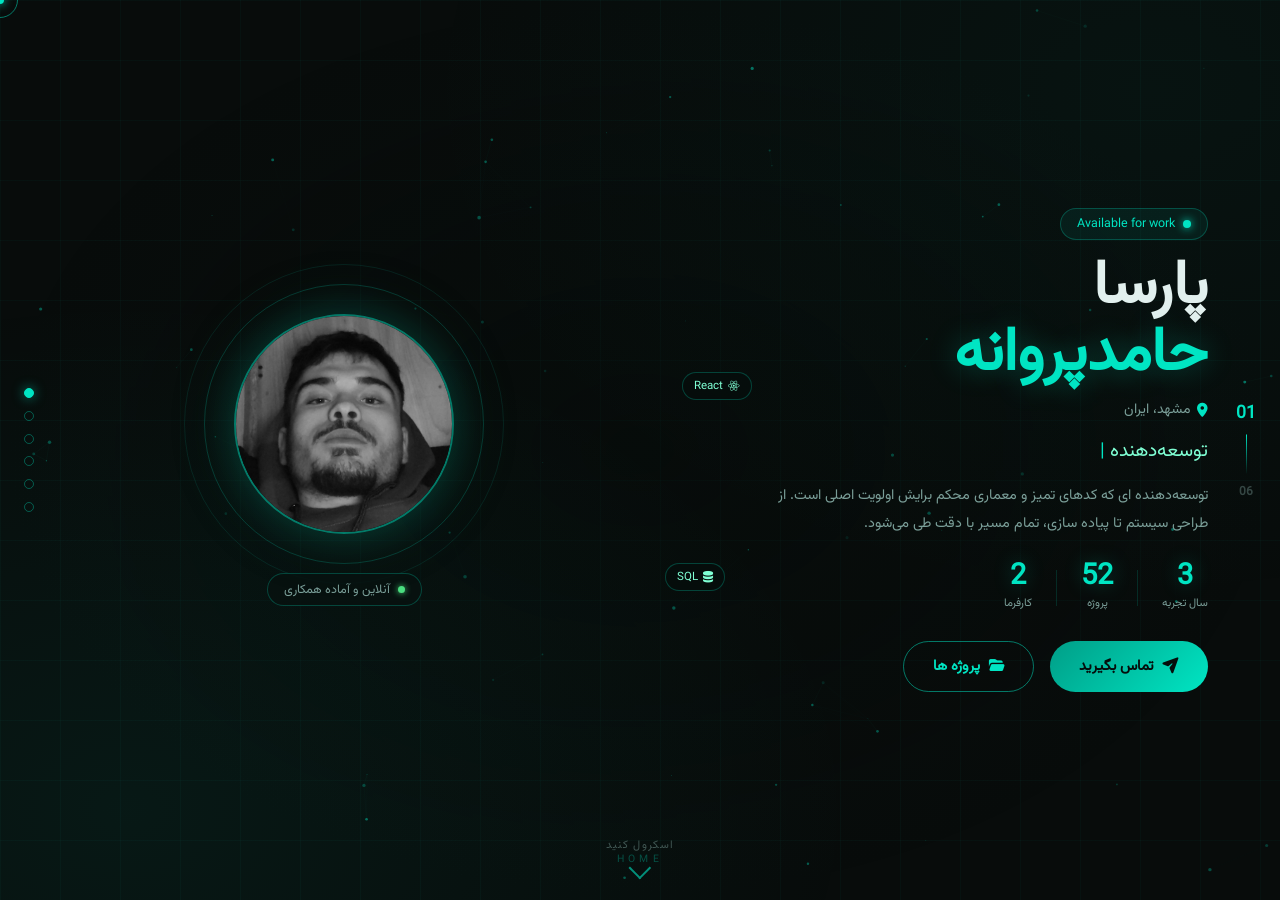
<file: index.html>
<!DOCTYPE html>
<html lang="fa" dir="rtl">
<head>
  <style>
    @font-face {
      font-family: 'Vazirmatn';
      src: url('Vazirmatn-Regular.woff2') format('woff2');
      font-weight: 400;
      font-style: normal;
      font-display: swap;
    }
  </style>
  <style>
    /* ===== RESET & BASE ===== */
    *, *::before, *::after {
      margin: 0; padding: 0;
      box-sizing: border-box;
    }

    :root {
      --teal: #00e5c3;
      --teal-light: #7fffd4;
      --teal-dark: #009e87;
      --bg-dark: #080c0b;
      --bg-mid: #0d1412;
      --bg-card: rgba(10, 18, 16, 0.72);
      --text-primary: #e2f0ee;
      --text-secondary: #7a9e98;
      --border-glass: rgba(0, 229, 195, 0.13);
      --shadow-teal: 0 0 30px rgba(0, 229, 195, 0.2);
      --font: 'Vazirmatn', sans-serif;
    }

    html {
      font-family: var(--font);
      font-size: 16px;
      overflow: hidden;
    }

    body {
      background-color: var(--bg-dark);
      color: var(--text-primary);
      overflow: hidden;
      cursor: none;
      height: 100vh;
      width: 100vw;
    }

    /* ===== BACKGROUND CANVAS ===== */
    #bg-canvas {
      position: fixed;
      inset: 0;
      z-index: 0;
      pointer-events: none;
    }

    /* ===== MESH GRID OVERLAY ===== */
    body::before {
      content: '';
      position: fixed;
      inset: 0;
      background-image:
        linear-gradient(rgba(0,229,195,0.03) 1px, transparent 1px),
        linear-gradient(90deg, rgba(0,229,195,0.03) 1px, transparent 1px);
      background-size: 60px 60px;
      z-index: 0;
      pointer-events: none;
    }

    body::after {
      content: '';
      position: fixed;
      inset: 0;
      background:
        radial-gradient(ellipse at 10% 90%, rgba(0,229,195,0.06) 0%, transparent 45%),
        radial-gradient(ellipse at 90% 10%, rgba(0,158,135,0.05) 0%, transparent 45%),
        radial-gradient(ellipse at 50% 50%, rgba(5,12,10,0.4) 0%, transparent 70%);
      z-index: 0;
      pointer-events: none;
    }

    /* ===== CURSOR ===== */
    .cursor-dot {
      width: 8px; height: 8px;
      background: var(--teal);
      border-radius: 50%;
      position: fixed;
      top: 0; left: 0;
      pointer-events: none;
      z-index: 9999;
      transform: translate(-50%, -50%);
      box-shadow: 0 0 10px var(--teal);
    }

    .cursor-ring {
      width: 36px; height: 36px;
      border: 1.5px solid rgba(0,229,195,0.5);
      border-radius: 50%;
      position: fixed;
      top: 0; left: 0;
      pointer-events: none;
      z-index: 9998;
      transform: translate(-50%, -50%);
      transition: width 0.2s, height 0.2s, border-color 0.2s;
    }

    .cursor-ring.hover {
      width: 52px; height: 52px;
      border-color: var(--teal);
    }

    /* ===== SCROLL PROGRESS ===== */
    .scroll-progress {
      position: fixed;
      top: 0; left: 0;
      height: 2px;
      background: linear-gradient(90deg, var(--teal-dark), var(--teal), var(--teal-light));
      z-index: 1000;
      width: 0%;
      transition: width 0.2s;
      box-shadow: 0 0 8px var(--teal);
    }

    /* ===== NAV DOTS ===== */
    .nav-dots {
      position: fixed;
      left: 1.5rem;
      top: 50%;
      transform: translateY(-50%);
      display: flex;
      flex-direction: column;
      gap: 0.8rem;
      z-index: 100;
    }

    .nav-dot {
      width: 10px; height: 10px;
      border-radius: 50%;
      border: 1.5px solid rgba(0,229,195,0.35);
      background: transparent;
      cursor: pointer;
      transition: all 0.3s;
      position: relative;
    }

    .nav-dot.active,
    .nav-dot:hover {
      background: var(--teal);
      border-color: var(--teal);
      box-shadow: 0 0 12px rgba(0,229,195,0.6);
    }

    /* ===== SECTION COUNTER ===== */
    .section-counter {
      position: fixed;
      right: 1.5rem;
      top: 50%;
      transform: translateY(-50%);
      display: flex;
      flex-direction: column;
      align-items: center;
      gap: 0.5rem;
      z-index: 100;
      font-size: 0.75rem;
      font-weight: 700;
    }

    #current-num {
      color: var(--teal);
      font-size: 1.1rem;
    }

    #total-num { color: rgba(122,158,152,0.4); }

    .counter-line {
      width: 1px;
      height: 40px;
      background: linear-gradient(to bottom, var(--teal), transparent);
    }

    /* ===== SECTION LABEL ===== */
    .section-label {
      position: fixed;
      bottom: 2rem;
      left: 50%;
      transform: translateX(-50%);
      font-size: 0.65rem;
      letter-spacing: 0.4em;
      color: rgba(0,229,195,0.3);
      z-index: 100;
      transition: opacity 0.4s;
    }

    /* ===== SCROLL HIJACK CONTAINER ===== */
    .scroll-hijack-container {
      position: fixed;
      inset: 0;
      z-index: 1;
      overflow: hidden;
    }

    /* ===== SECTIONS ===== */
    .hj-section {
      position: absolute;
      inset: 0;
      display: flex;
      flex-direction: column;
      justify-content: center;
      overflow: hidden;
      opacity: 0;
      transform: translateY(100vh);
      transition: transform 0.85s cubic-bezier(0.77, 0, 0.18, 1),
                  opacity 0.85s cubic-bezier(0.77, 0, 0.18, 1);
      will-change: transform, opacity;
    }

    .hj-section.active {
      opacity: 1;
      transform: translateY(0);
    }

    .hj-section.prev {
      opacity: 0;
      transform: translateY(-100vh);
    }

    /* First section starts visible */
    #sec-hero {
      opacity: 1;
      transform: translateY(0);
    }

    .section-inner {
      max-width: 1200px;
      margin: 0 auto;
      padding: 0 2rem;
      width: 100%;
      max-height: 100vh;
      overflow-y: auto;
      scrollbar-width: none;
    }

    .section-inner::-webkit-scrollbar { display: none; }

    /* ===== SECTION HEADER ===== */
    .section-header { margin-bottom: 2.5rem; }

    .section-number {
      font-size: 0.72rem;
      letter-spacing: 0.3em;
      color: var(--teal);
      display: block;
      margin-bottom: 0.4rem;
      font-weight: 700;
    }

    .section-title {
      font-size: clamp(1.8rem, 4vw, 2.8rem);
      font-weight: 800;
      color: var(--text-primary);
      line-height: 1.2;
    }

    .title-line {
      width: 50px; height: 2px;
      background: linear-gradient(90deg, var(--teal), transparent);
      margin-top: 0.75rem;
      border-radius: 2px;
    }

    .teal { color: var(--teal); }

    /* ===== GLASS CARD ===== */
    .glass-card {
      background: rgba(8, 18, 16, 0.65);
      border: 1px solid var(--border-glass);
      backdrop-filter: blur(14px);
      -webkit-backdrop-filter: blur(14px);
      border-radius: 16px;
      transition: transform 0.3s ease, box-shadow 0.3s ease, border-color 0.3s;
    }

    .glass-card:hover {
      transform: translateY(-5px);
      box-shadow: var(--shadow-teal), 0 20px 40px rgba(0,0,0,0.5);
      border-color: rgba(0,229,195,0.3);
    }

    /* ===== BUTTONS ===== */
    .btn-primary {
      display: inline-flex;
      align-items: center;
      gap: 0.5rem;
      padding: 0.8rem 1.8rem;
      background: linear-gradient(135deg, var(--teal-dark), var(--teal));
      color: #050d0b;
      border: none;
      border-radius: 50px;
      font-family: var(--font);
      font-size: 0.92rem;
      font-weight: 800;
      cursor: pointer;
      transition: all 0.3s;
      position: relative;
      overflow: hidden;
    }

    .btn-primary:hover {
      transform: translateY(-2px);
      box-shadow: 0 8px 25px rgba(0,229,195,0.4);
    }

    .btn-primary span, .btn-primary i { position: relative; z-index: 1; }

    .btn-outline {
      display: inline-flex;
      align-items: center;
      gap: 0.5rem;
      padding: 0.8rem 1.8rem;
      background: transparent;
      color: var(--teal);
      border: 1.5px solid rgba(0,229,195,0.5);
      border-radius: 50px;
      font-family: var(--font);
      font-size: 0.92rem;
      font-weight: 700;
      cursor: pointer;
      transition: all 0.3s;
    }

    .btn-outline:hover {
      background: rgba(0,229,195,0.08);
      transform: translateY(-2px);
      box-shadow: 0 8px 25px rgba(0,229,195,0.15);
    }

    .btn-full { width: 100%; justify-content: center; }

    /* ===== HERO ===== */
    .hero-grid {
      display: grid;
      grid-template-columns: 1fr 1fr;
      gap: 3rem;
      align-items: center;
    }

    .hero-tag {
      display: inline-flex;
      align-items: center;
      gap: 0.5rem;
      background: rgba(0,229,195,0.07);
      border: 1px solid rgba(0,229,195,0.25);
      border-radius: 50px;
      padding: 0.3rem 1rem;
      font-size: 0.78rem;
      color: var(--teal);
      margin-bottom: 1rem;
    }

    .tag-pulse {
      width: 8px; height: 8px;
      border-radius: 50%;
      background: var(--teal);
      animation: pulseDot 2s infinite;
      box-shadow: 0 0 8px var(--teal);
    }

    @keyframes pulseDot {
      0%, 100% { opacity: 1; transform: scale(1); }
      50% { opacity: 0.5; transform: scale(0.8); }
    }

    .hero-name {
      font-size: clamp(2.2rem, 5.5vw, 3.8rem);
      font-weight: 900;
      line-height: 1.1;
      margin-bottom: 0.6rem;
    }

    .name-first { color: var(--text-primary); display: block; }
    .name-last {
      color: var(--teal);
      display: block;
      text-shadow: 0 0 30px rgba(0,229,195,0.3);
    }

    .hero-location {
      display: flex;
      align-items: center;
      gap: 0.4rem;
      color: var(--text-secondary);
      font-size: 0.88rem;
      margin-bottom: 0.9rem;
    }

    .hero-location i { color: var(--teal); }

    .hero-typewriter {
      font-size: clamp(0.95rem, 2vw, 1.2rem);
      color: var(--teal-light);
      min-height: 1.8rem;
      margin-bottom: 1rem;
      font-weight: 500;
    }

    .type-cursor { animation: blink 0.8s infinite; color: var(--teal); }

    @keyframes blink {
      0%, 100% { opacity: 1; }
      50% { opacity: 0; }
    }

    .hero-bio {
      color: var(--text-secondary);
      line-height: 2;
      font-size: 0.9rem;
      margin-bottom: 1.5rem;
      max-width: 460px;
    }

    .hero-stats {
      display: flex;
      align-items: center;
      gap: 1.5rem;
      margin-bottom: 1.8rem;
    }

    .stat-item { text-align: center; }

    .stat-num {
      display: block;
      font-size: 1.8rem;
      font-weight: 900;
      color: var(--teal);
      line-height: 1;
      text-shadow: 0 0 20px rgba(0,229,195,0.3);
    }

    .stat-label {
      font-size: 0.7rem;
      color: var(--text-secondary);
      margin-top: 0.2rem;
      display: block;
    }

    .stat-divider {
      width: 1px; height: 36px;
      background: rgba(0,229,195,0.15);
    }

    .hero-actions { display: flex; gap: 1rem; flex-wrap: wrap; }

    /* Hero Photo */
    .hero-photo-wrap {
      display: flex;
      flex-direction: column;
      align-items: center;
      gap: 1.2rem;
      position: relative;
    }

    .photo-hex-wrap {
      position: relative;
      width: 260px; height: 260px;
      display: flex;
      align-items: center;
      justify-content: center;
    }

    .hex-ring {
      position: absolute;
      border-radius: 50%;
      border: 1px solid rgba(0,229,195,0.2);
      animation: expandRing 3s ease-in-out infinite;
    }

    .hex-ring-1 {
      width: 280px; height: 280px;
      animation-delay: 0s;
    }

    .hex-ring-2 {
      width: 320px; height: 320px;
      animation-delay: 1.5s;
      border-color: rgba(0,229,195,0.1);
    }

    @keyframes expandRing {
      0%, 100% { transform: scale(1); opacity: 0.6; }
      50% { transform: scale(1.05); opacity: 1; }
    }

    .photo-frame {
      width: 220px; height: 220px;
      border-radius: 50%;
      border: 2px solid rgba(0,229,195,0.5);
      overflow: hidden;
      box-shadow:
        0 0 40px rgba(0,229,195,0.2),
        0 0 80px rgba(0,158,135,0.1),
        inset 0 0 20px rgba(0,0,0,0.4);
      animation: floatPhoto 5s ease-in-out infinite;
      position: relative;
      z-index: 1;
    }

    @keyframes floatPhoto {
      0%, 100% { transform: translateY(0); }
      50% { transform: translateY(-10px); }
    }

    .hero-photo {
      width: 100%; height: 100%;
      object-fit: cover;
    }

    .photo-badge {
      display: flex;
      align-items: center;
      gap: 0.5rem;
      background: rgba(8,18,16,0.85);
      border: 1px solid rgba(0,229,195,0.25);
      border-radius: 50px;
      padding: 0.35rem 1rem;
      font-size: 0.78rem;
      color: var(--text-secondary);
      backdrop-filter: blur(8px);
    }

    .badge-dot {
      width: 7px; height: 7px;
      border-radius: 50%;
      background: #4ade80;
      animation: blink 2s infinite;
      box-shadow: 0 0 6px #4ade80;
    }

    /* Floating chips */
    .floating-chips {
      position: absolute;
      inset: 0;
      pointer-events: none;
    }

    .chip {
      position: absolute;
      background: rgba(6,14,12,0.92);
      border: 1px solid rgba(0,229,195,0.25);
      border-radius: 50px;
      padding: 0.25rem 0.7rem;
      font-size: 0.72rem;
      color: var(--teal-light);
      white-space: nowrap;
      display: flex;
      align-items: center;
      gap: 0.3rem;
      animation: floatChip 4s ease-in-out infinite;
    }

    .chip-1 { top: 5%; left: -20%; animation-delay: 0s; }
    .chip-2 { top: 25%; right: -25%; animation-delay: 1s; }
    .chip-3 { bottom: 25%; left: -25%; animation-delay: 2s; }
    .chip-4 { bottom: 5%; right: -20%; animation-delay: 3s; }

    @keyframes floatChip {
      0%, 100% { transform: translateY(0); }
      50% { transform: translateY(-8px); }
    }

    .scroll-hint {
      position: absolute;
      bottom: 1.5rem;
      left: 50%;
      transform: translateX(-50%);
      display: flex;
      flex-direction: column;
      align-items: center;
      gap: 0.4rem;
      color: rgba(122,158,152,0.5);
      font-size: 0.7rem;
      letter-spacing: 0.1em;
    }

    .scroll-arrow {
      width: 16px; height: 16px;
      border-right: 2px solid var(--teal);
      border-bottom: 2px solid var(--teal);
      transform: rotate(45deg);
      animation: bounceArrow 1.5s infinite;
      opacity: 0.6;
    }

    @keyframes bounceArrow {
      0%, 100% { transform: rotate(45deg) translateY(0); }
      50% { transform: rotate(45deg) translateY(5px); }
    }

    /* ===== ABOUT ===== */
    .about-grid {
      display: grid;
      grid-template-columns: repeat(3, 1fr);
      gap: 1.2rem;
    }

    .about-card--wide { grid-column: span 3; }
    .about-card { padding: 1.5rem; }

    .about-photo-row {
      display: flex;
      align-items: center;
      gap: 1.5rem;
    }

    .about-photo-sm {
      width: 80px; height: 80px;
      border-radius: 50%;
      overflow: hidden;
      border: 2px solid rgba(0,229,195,0.4);
      flex-shrink: 0;
    }

    .about-photo-sm img {
      width: 100%; height: 100%;
      object-fit: cover;
    }

    .about-loc {
      font-size: 0.78rem;
      color: var(--teal);
      margin-bottom: 0.4rem;
      display: flex;
      align-items: center;
      gap: 0.3rem;
    }

    .about-card h3 {
      font-size: 1rem;
      font-weight: 700;
      margin-bottom: 0.4rem;
      color: var(--text-primary);
    }

    .about-card p {
      font-size: 0.84rem;
      color: var(--text-secondary);
      line-height: 1.8;
    }

    .about-icon {
      width: 44px; height: 44px;
      background: rgba(0,229,195,0.08);
      border: 1px solid rgba(0,229,195,0.18);
      border-radius: 12px;
      display: flex;
      align-items: center;
      justify-content: center;
      font-size: 1.2rem;
      color: var(--teal);
      margin-bottom: 0.8rem;
      transition: all 0.3s;
    }

    .about-card:hover .about-icon {
      background: rgba(0,229,195,0.15);
      box-shadow: 0 0 18px rgba(0,229,195,0.2);
    }

    /* ===== SKILLS ===== */
    .skills-container {
      display: grid;
      grid-template-columns: 1.5fr 1fr;
      gap: 3.5rem;
      align-items: center;
    }

    .skill-bar-item { margin-bottom: 1.3rem; }

    .skill-bar-header {
      display: flex;
      justify-content: space-between;
      margin-bottom: 0.45rem;
      font-size: 0.88rem;
      font-weight: 600;
    }

    .skill-pct { color: var(--teal); }

    .skill-bar-track {
      height: 5px;
      background: rgba(255,255,255,0.05);
      border-radius: 3px;
      overflow: hidden;
    }

    .skill-bar-fill {
      height: 100%;
      background: linear-gradient(90deg, var(--teal-dark), var(--teal), var(--teal-light));
      border-radius: 3px;
      width: 0%;
      transition: width 1.5s cubic-bezier(0.4, 0, 0.2, 1);
      box-shadow: 0 0 8px rgba(0,229,195,0.4);
      position: relative;
      overflow: hidden;
    }

    .skill-bar-fill::after {
      content: '';
      position: absolute;
      top: 0; left: -100%;
      width: 100%; height: 100%;
      background: linear-gradient(90deg, transparent, rgba(255,255,255,0.3), transparent);
      animation: shimmer 2s infinite;
    }

    @keyframes shimmer { to { left: 100%; } }

    .skill-tags {
      display: flex;
      flex-wrap: wrap;
      gap: 0.4rem;
      margin-top: 1.2rem;
    }

    .stag {
      background: rgba(0,229,195,0.06);
      border: 1px solid rgba(0,229,195,0.18);
      border-radius: 6px;
      padding: 0.2rem 0.65rem;
      font-size: 0.76rem;
      color: var(--text-secondary);
      transition: all 0.3s;
      cursor: default;
    }

    .stag:hover {
      background: rgba(0,229,195,0.14);
      color: var(--teal-light);
      border-color: rgba(0,229,195,0.4);
    }

    .skills-visual { display: flex; justify-content: center; }

    .skills-orbit {
      position: relative;
      width: 260px; height: 260px;
    }

    .orbit-center {
      position: absolute;
      top: 50%; left: 50%;
      transform: translate(-50%, -50%);
      width: 72px; height: 72px;
      border-radius: 50%;
      background: linear-gradient(135deg, var(--teal-dark), var(--teal));
      display: flex;
      align-items: center;
      justify-content: center;
      font-weight: 900;
      font-size: 0.65rem;
      letter-spacing: 0.1em;
      color: #040e0c;
      z-index: 2;
      box-shadow: 0 0 30px rgba(0,229,195,0.45);
    }

    .orbit {
      position: absolute;
      inset: 0;
      animation: spinOrbit 12s linear infinite;
    }

    @keyframes spinOrbit {
      from { transform: rotate(0deg); }
      to { transform: rotate(360deg); }
    }

    .orbit-item {
      position: absolute;
      top: 50%; left: 50%;
      transform:
        translate(-50%, -50%)
        rotate(var(--angle))
        translateX(110px)
        rotate(calc(-1 * var(--angle)));
    }

    .orbit-item span {
      display: block;
      background: rgba(5,14,12,0.95);
      border: 1px solid rgba(0,229,195,0.3);
      border-radius: 50px;
      padding: 0.25rem 0.7rem;
      font-size: 0.72rem;
      font-weight: 600;
      color: var(--teal-light);
      white-space: nowrap;
      box-shadow: 0 0 10px rgba(0,229,195,0.1);
    }

    /* ===== ACHIEVEMENTS ===== */
    .achievements-grid {
      display: grid;
      grid-template-columns: repeat(3, 1fr);
      gap: 1.2rem;
    }

    .ach-card {
      padding: 1.5rem 1.2rem;
      text-align: center;
      position: relative;
      overflow: hidden;
    }

    .ach-card::before {
      content: '';
      position: absolute;
      top: 0; left: 0; right: 0;
      height: 2px;
      background: linear-gradient(90deg, transparent, var(--teal), transparent);
      opacity: 0;
      transition: opacity 0.3s;
    }

    .ach-card:hover::before { opacity: 1; }

    .ach-icon-wrap {
      position: relative;
      width: 56px; height: 56px;
      margin: 0 auto 0.75rem;
      display: flex;
      align-items: center;
      justify-content: center;
      font-size: 1.6rem;
      color: var(--teal);
    }

    .ach-glow {
      position: absolute;
      inset: -8px;
      border-radius: 50%;
      background: radial-gradient(circle, rgba(0,229,195,0.15) 0%, transparent 70%);
      animation: pulseGlow 3s ease-in-out infinite;
    }

    @keyframes pulseGlow {
      0%, 100% { transform: scale(1); opacity: 0.6; }
      50% { transform: scale(1.15); opacity: 1; }
    }

    .ach-badge-label {
      display: inline-block;
      background: rgba(0,229,195,0.08);
      border: 1px solid rgba(0,229,195,0.2);
      border-radius: 50px;
      padding: 0.1rem 0.65rem;
      font-size: 0.68rem;
      color: var(--teal);
      margin-bottom: 0.5rem;
      letter-spacing: 0.05em;
    }

    .ach-card h3 {
      font-size: 0.9rem;
      font-weight: 700;
      margin-bottom: 0.35rem;
      color: var(--text-primary);
    }

    .ach-card p {
      font-size: 0.78rem;
      color: var(--text-secondary);
      line-height: 1.6;
      margin-bottom: 0.6rem;
    }

    .ach-stars { color: var(--teal); font-size: 0.65rem; letter-spacing: 0.15em; }

    /* ===== PROJECTS ===== */
    .projects-grid {
      display: grid;
      grid-template-columns: repeat(3, 1fr);
      gap: 1.2rem;
    }

    .project-card { overflow: hidden; }

    .project-img-wrap {
      position: relative;
      height: 160px;
      overflow: hidden;
    }

    .project-img-placeholder {
      width: 100%; height: 100%;
      display: flex;
      align-items: center;
      justify-content: center;
      font-size: 2.8rem;
      color: rgba(0,229,195,0.18);
      background: linear-gradient(135deg, rgba(0,229,195,0.03), rgba(0,229,195,0.08));
      transition: all 0.4s;
    }

    .project-card:hover .project-img-placeholder {
      color: rgba(0,229,195,0.4);
    }

    .project-overlay {
      position: absolute;
      inset: 0;
      background: rgba(0,0,0,0.75);
      display: flex;
      align-items: center;
      justify-content: center;
      gap: 1rem;
      opacity: 0;
      transition: opacity 0.3s;
    }

    .project-card:hover .project-overlay { opacity: 1; }

    .proj-link {
      width: 42px; height: 42px;
      border-radius: 50%;
      background: rgba(0,229,195,0.15);
      border: 1px solid var(--teal);
      color: var(--teal);
      display: flex;
      align-items: center;
      justify-content: center;
      text-decoration: none;
      transition: all 0.3s;
      font-size: 0.95rem;
    }

    .proj-link:hover {
      background: var(--teal);
      color: #040e0c;
    }

    .project-info { padding: 1.1rem; }

    .project-tags {
      display: flex;
      gap: 0.35rem;
      flex-wrap: wrap;
      margin-bottom: 0.6rem;
    }

    .project-tags span {
      background: rgba(0,229,195,0.08);
      border: 1px solid rgba(0,229,195,0.18);
      border-radius: 4px;
      padding: 0.12rem 0.5rem;
      font-size: 0.68rem;
      color: var(--teal);
    }

    .project-info h3 {
      font-size: 0.92rem;
      font-weight: 700;
      margin-bottom: 0.35rem;
      color: var(--text-primary);
    }

    .project-info p {
      font-size: 0.8rem;
      color: var(--text-secondary);
      line-height: 1.7;
    }

    /* ===== CONTACT ===== */
    .contact-grid {
      display: grid;
      grid-template-columns: 1fr 1.5fr;
      gap: 2.5rem;
      align-items: start;
    }

    .contact-intro {
      color: var(--text-secondary);
      line-height: 1.9;
      margin-bottom: 1.5rem;
      font-size: 0.92rem;
    }

    .social-links {
      display: flex;
      flex-direction: column;
      gap: 0.65rem;
    }

    .social-link {
      display: flex;
      align-items: center;
      gap: 0.9rem;
      padding: 0.7rem 1.1rem;
      background: rgba(8,18,16,0.6);
      border: 1px solid rgba(0,229,195,0.12);
      border-radius: 12px;
      color: var(--text-secondary);
      text-decoration: none;
      transition: all 0.3s;
      font-size: 0.88rem;
    }

    .social-link i { color: var(--teal); width: 18px; text-align: center; }

    .social-link:hover {
      background: rgba(0,229,195,0.07);
      border-color: rgba(0,229,195,0.3);
      color: var(--text-primary);
      transform: translateX(-5px);
    }

    .contact-form { padding: 1.75rem; }
    .form-group { margin-bottom: 1.1rem; }

    .form-group label {
      display: block;
      font-size: 0.82rem;
      font-weight: 600;
      color: var(--text-secondary);
      margin-bottom: 0.35rem;
    }

    .form-group input,
    .form-group textarea {
      width: 100%;
      background: rgba(5,12,10,0.7);
      border: 1px solid rgba(0,229,195,0.13);
      border-radius: 10px;
      padding: 0.7rem 0.9rem;
      color: var(--text-primary);
      font-family: var(--font);
      font-size: 0.88rem;
      transition: border-color 0.3s, box-shadow 0.3s;
      outline: none;
      resize: vertical;
    }

    .form-group input:focus,
    .form-group textarea:focus {
      border-color: rgba(0,229,195,0.5);
      box-shadow: 0 0 0 3px rgba(0,229,195,0.08);
    }

    .form-group input::placeholder,
    .form-group textarea::placeholder {
      color: rgba(122,158,152,0.35);
    }

    #form-status {
      margin-top: 0.9rem;
      padding: 0.7rem;
      border-radius: 8px;
      font-size: 0.82rem;
      text-align: center;
      display: none;
    }

    #form-status.success {
      display: block;
      background: rgba(74,222,128,0.1);
      border: 1px solid rgba(74,222,128,0.3);
      color: #4ade80;
    }

    #form-status.error {
      display: block;
      background: rgba(248,113,113,0.1);
      border: 1px solid rgba(248,113,113,0.3);
      color: #f87171;
    }

    /* ===== FOOTER ===== */
    .site-footer {
      text-align: center;
      padding: 1.5rem;
      color: var(--text-secondary);
      font-size: 0.78rem;
      border-top: 1px solid rgba(0,229,195,0.07);
      margin-top: 2rem;
    }

    /* ===== AOS ===== */
    [data-aos] {
      opacity: 0;
      transition: opacity 0.6s ease, transform 0.6s ease;
    }

    [data-aos="fade-up"] { transform: translateY(30px); }
    [data-aos="fade-left"] { transform: translateX(30px); }
    [data-aos="fade-right"] { transform: translateX(-30px); }
    [data-aos="zoom-in"] { transform: scale(0.88); }
    [data-aos="flip-left"] { transform: perspective(600px) rotateY(-25deg); }

    [data-aos].aos-animate {
      opacity: 1;
      transform: none;
    }

    .btn-download {
      background: rgba(0,229,195,0.08);
      border: 1px solid rgba(0,229,195,0.25);
      border-radius: 8px;
      padding: 0.5rem 1rem;
      color: var(--teal);
      cursor: pointer;
      font-size: 0.75rem;
      font-weight: 600;
      transition: all 0.3s ease;
      width: 100%;
      display: flex;
      align-items: center;
      justify-content: center;
      gap: 0.5rem;
    }

    .btn-download:hover {
      background: rgba(0,229,195,0.18);
      border-color: var(--teal);
      transform: translateY(-2px);
    }

    /* ===== RESPONSIVE ===== */
    @media (max-width: 1024px) {
      .hero-grid { grid-template-columns: 1fr; text-align: center; }
      .hero-photo-wrap { order: -1; }
      .hero-bio { margin: 0 auto 1.5rem; }
      .hero-stats { justify-content: center; }
      .hero-actions { justify-content: center; }
      .hero-location { justify-content: center; }
      .about-grid { grid-template-columns: repeat(2, 1fr); }
      .about-card--wide { grid-column: span 2; }
      .skills-container { grid-template-columns: 1fr; }
      .achievements-grid { grid-template-columns: repeat(2, 1fr); }
      .projects-grid { grid-template-columns: repeat(2, 1fr); }
      .floating-chips { display: none; }
    }

    @media (max-width: 768px) {
      html, body { overflow: auto; height: auto; }
      .scroll-hijack-container { position: relative; overflow: visible; height: auto; }
      .hj-section {
        position: relative;
        opacity: 1;
        transform: none;
        min-height: 100vh;
        transition: none;
      }
      .hj-section.prev { opacity: 1; transform: none; }
      .nav-dots, .section-counter, .section-label { display: none; }
      body { cursor: auto; }
      .cursor-dot, .cursor-ring { display: none; }
      .about-grid { grid-template-columns: 1fr; }
      .about-card--wide { grid-column: span 1; }
      .achievements-grid { grid-template-columns: 1fr; }
      .projects-grid { grid-template-columns: 1fr; }
      .contact-grid { grid-template-columns: 1fr; }
    }

    @media (max-width: 480px) {
      .section-inner { padding: 0 1rem; }
      .hero-stats { flex-direction: column; gap: 0.8rem; }
      .stat-divider { width: 36px; height: 1px; }
      .hero-actions { flex-direction: column; align-items: center; }
    }
  </style>
  <meta charset="UTF-8">
  <meta name="viewport" content="width=device-width, initial-scale=1.0">
  <meta name="description" content="پارسا حامدپروانه - مهندس کامپیوتر و توسعه‌دهنده نرم‌افزار و هوش مصنوعی">
  <meta name="keywords" content="پارسا حامدپروانه, مهندس کامپیوتر, برنامه نویس, هوش مصنوعی, توسعه دهنده">
  <meta name="author" content="Parsa Hamedparvaneh">
  <meta property="og:title" content="پارسا حامدپروانه | مهندس کامپیوتر">
  <meta property="og:description" content="پورتفولیو شخصی پارسا حامدپروانه">
  <meta property="og:type" content="website">
  <meta name="robots" content="index, follow">
  <meta http-equiv="X-UA-Compatible" content="IE=edge">
  <meta http-equiv="Content-Security-Policy" content="default-src 'self'; style-src 'self' 'unsafe-inline' https://fonts.googleapis.com https://cdnjs.cloudflare.com; font-src 'self' https://fonts.gstatic.com https://cdnjs.cloudflare.com; script-src 'self' 'unsafe-inline'; img-src 'self' data:;">
  <link rel="stylesheet" href="icon.css">
  <title>پارسا حامدپروانه | مهندس کامپیوتر</title>

  <!-- TODO url -->
  <script type="application/ld+json">
  {
    "@context": "https://schema.org",
    "@type": "Person",
    "name": "پارسا حامدپروانه",
    "jobTitle": "مهندس کامپیوتر",
    "url": "https://omidparsa.ir",
    "sameAs": [
      "https://github.com/ParsaHamedparvaneh",
    ]
  }
  </script>
</head>
<body>

  <div class="scroll-progress" id="scrollProgress" role="progressbar" aria-valuenow="0" aria-valuemin="0" aria-valuemax="100"></div>

  <div class="cursor-dot" id="cursorDot" aria-hidden="true"></div>
  <div class="cursor-ring" id="cursorRing" aria-hidden="true"></div>

  <canvas id="bg-canvas" aria-hidden="true"></canvas>

  <div class="section-counter" aria-hidden="true">
    <span id="current-num">01</span>
    <div class="counter-line"></div>
    <span id="total-num">06</span>
  </div>

  <nav class="nav-dots" aria-label="ناوبری بخش ها">
    <button class="nav-dot active" data-section="0" aria-label="بخش خانه" title="خانه"></button>
    <button class="nav-dot" data-section="1" aria-label="بخش درباره من" title="درباره من"></button>
    <button class="nav-dot" data-section="2" aria-label="بخش مهارت ها" title="مهارت ها"></button>
    <button class="nav-dot" data-section="3" aria-label="بخش افتخارات" title="افتخارات"></button>
    <button class="nav-dot" data-section="4" aria-label="بخش پروژه ها" title="پروژه ها"></button>
    <button class="nav-dot" data-section="5" aria-label="بخش تماس" title="تماس"></button>
  </nav>

  <div class="section-label" id="sectionLabel" aria-hidden="true">HOME</div>

  <main class="scroll-hijack-container" id="mainContainer" role="main">

    <section class="hj-section" id="sec-hero" data-label="HOME" aria-label="بخش اصلی">
      <div class="section-inner">
        <div class="hero-grid">
          <div class="hero-content" data-aos="fade-right">
            <div class="hero-tag">
              <span class="tag-pulse"></span>
              <span>Available for work</span>
            </div>
            <h1 class="hero-name">
              <span class="name-first">پارسا</span>
              <span class="name-last">حامدپروانه</span>
            </h1>
            <div class="hero-location">
              <i class="fa-solid fa-location-dot" aria-hidden="true"></i>
              <span>مشهد، ایران</span>
            </div>
            <p class="hero-typewriter" aria-live="polite">
              <span id="typewriter-text"></span><span class="type-cursor" aria-hidden="true">|</span>
            </p>
            <p class="hero-bio">
              توسعه‌دهنده ای که کدهای تمیز و معماری محکم برایش اولویت اصلی است. از طراحی سیستم تا پیاده سازی، تمام مسیر با دقت طی می‌شود.
            </p>
            <div class="hero-stats">
              <div class="stat-item">
                <span class="stat-num count-up" data-target="3">0</span>
                <span class="stat-label">سال تجربه</span>
              </div>
              <div class="stat-divider"></div>
              <div class="stat-item">
                <span class="stat-num count-up" data-target="52">0</span>
                <span class="stat-label">پروژه</span>
              </div>
              <div class="stat-divider"></div>
              <div class="stat-item">
                <span class="stat-num count-up" data-target="2">0</span>
                <span class="stat-label">کارفرما</span>
              </div>
            </div>
            <div class="hero-actions">
              <button class="btn-primary" onclick="(window.innerWidth <= 768) ? document.getElementById('sec-contact').scrollIntoView({behavior:'smooth'}) : goToSection(5)">
                <i class="fa-solid fa-paper-plane" aria-hidden="true"></i>
                <span>تماس بگیرید</span>
              </button>
              <button class="btn-outline" onclick="(window.innerWidth <= 768) ? document.getElementById('sec-projects').scrollIntoView({behavior:'smooth'}) : goToSection(4)">
                <i class="fa-solid fa-folder-open" aria-hidden="true"></i>
                <span>پروژه ها</span>
              </button>
            </div>
          </div>
          <div class="hero-photo-wrap" data-aos="fade-left">
            <div class="photo-hex-wrap">
              <div class="hex-ring hex-ring-1" aria-hidden="true"></div>
              <div class="hex-ring hex-ring-2" aria-hidden="true"></div>
              <div class="photo-frame">
                <img src="logo.png" alt="تصویر پارسا حامدپروانه" class="hero-photo" width="260" height="260">
              </div>
            </div>
            <div class="photo-badge">
              <span class="badge-dot" aria-hidden="true"></span>
              <span>آنلاین و آماده همکاری</span>
            </div>
            <div class="floating-chips" aria-hidden="true">
              <span class="chip chip-1"><i class="fa-brands fa-python"></i> Python</span>
              <span class="chip chip-2"><i class="fa-brands fa-react"></i> React</span>
              <span class="chip chip-3"><i class="fa-brands fa-docker"></i> Docker</span>
              <span class="chip chip-4"><i class="fa-solid fa-database"></i> SQL</span>
            </div>
          </div>
        </div>
      </div>
      <div class="scroll-hint" aria-hidden="true">
        <span>اسکرول کنید</span>
        <div class="scroll-arrow"></div>
      </div>
    </section>

    <section class="hj-section" id="sec-about" data-label="ABOUT" aria-label="بخش درباره من">
      <div class="section-inner">
        <div class="section-header" data-aos="fade-up">
          <span class="section-number">01 | درباره من</span>
          <h2 class="section-title">کی هستم؟ <span class="teal">چه می کنم؟</span></h2>
          <div class="title-line"></div>
        </div>
        <div class="about-grid">
          <div class="glass-card about-card about-card--wide" data-aos="fade-up">
            <div class="about-photo-row">
              <div class="about-photo-sm">
                <img src="logo.png" alt="پارسا حامدپروانه" width="80" height="80" loading="lazy">
              </div>
              <div>
                <h3>پارسا حامدپروانه</h3>
                <p class="about-loc"><i class="fa-solid fa-location-dot" aria-hidden="true"></i> مشهد، ایران</p>
                <p>مهندس کامپیوتر با گرایش نرم‌افزار. بیش از سه سال در حوزه توسعه‌وب و هوش‌مصنوعی فعالیت دارم و به ساختن محصولاتی که واقعاً به کار مردم می‌آیند ایمان دارم.</p>
              </div>
            </div>
          </div>
          <div class="glass-card about-card" data-aos="fade-up" data-delay="100">
            <div class="about-icon"><i class="fa-solid fa-code" aria-hidden="true"></i></div>
            <h3>توسعه نرم‌افزار</h3>
            <p>طراحی و پیاده سازی اپلیکیشن های وب با تمرکز بر کیفیت کد و مقیاس پذیری.</p>
          </div>
          <div class="glass-card about-card" data-aos="fade-up" data-delay="200">
            <div class="about-icon"><i class="fa-solid fa-brain" aria-hidden="true"></i></div>
            <h3>هوش‌مصنوعی</h3>
            <p>تجربه در یادگیری ماشین، پردازش زبان طبیعی و پیاده سازی مدل های ML و DL و نیز به‌کارگیری LLM ها در محیط production.</p>
          </div>
          <div class="glass-card about-card" data-aos="fade-up" data-delay="300">
            <div class="about-icon"><i class="fa-brands fa-github" aria-hidden="true"></i></div>
            <h3>مدیریت نسخه</h3>
            <p>تسلط کامل بر Git و GitHub؛ ورژن‌کنترل و هماهنگی‌تیمی در پروژه‌ها.</p>
          </div>
        </div>
      </div>
    </section>

    <section class="hj-section" id="sec-skills" data-label="SKILLS" aria-label="بخش مهارت ها">
      <div class="section-inner">
        <div class="section-header" data-aos="fade-up">
          <span class="section-number">02 | مهارت ها</span>
          <h2 class="section-title">چی <span class="teal">بلدم؟</span></h2>
          <div class="title-line"></div>
        </div>
        <div class="skills-container">
          <div class="skills-bars" data-aos="fade-right">
            <div class="skill-bar-item">
              <div class="skill-bar-header">
                <span>Python | Django</span>
                <span class="skill-pct">95%</span>
              </div>
              <div class="skill-bar-track">
                <div class="skill-bar-fill" data-width="95"></div>
              </div>
            </div>
            <div class="skill-bar-item">
              <div class="skill-bar-header">
                <span>HTML | CSS | JS</span>
                <span class="skill-pct">95%</span>
              </div>
              <div class="skill-bar-track">
                <div class="skill-bar-fill" data-width="95"></div>
              </div>
            </div>
            <div class="skill-bar-item">
              <div class="skill-bar-header">
                <span>Machine Learning</span>
                <span class="skill-pct">90%</span>
              </div>
              <div class="skill-bar-track">
                <div class="skill-bar-fill" data-width="90"></div>
              </div>
            </div>
            <div class="skill-bar-item">
              <div class="skill-bar-header">
                <span>Git</span>
                <span class="skill-pct">80%</span>
              </div>
              <div class="skill-bar-track">
                <div class="skill-bar-fill" data-width="80"></div>
              </div>
            </div>
            <div class="skill-bar-item">
              <div class="skill-bar-header">
                <span>DB Management</span>
                <span class="skill-pct">90%</span>
              </div>
              <div class="skill-bar-track">
                <div class="skill-bar-fill" data-width="90"></div>
              </div>
            </div>
            <div class="skill-tags">
              <span class="stag">Python</span>
              <span class="stag">Django</span>
              <span class="stag">AI</span>
              <span class="stag">TensorFlow</span>
              <span class="stag">Keras</span>
              <span class="stag">JS</span>
              <span class="stag">Git</span>
              <span class="stag">HTML | CSS</span>
            </div>
          </div>
          <div class="skills-visual" data-aos="fade-left">
            <div class="skills-orbit">
              <div class="orbit-center">STACK</div>
              <div class="orbit">
                <div class="orbit-item" style="--angle:0deg"><span>Python</span></div>
                <div class="orbit-item" style="--angle:60deg"><span>Django</span></div>
                <div class="orbit-item" style="--angle:120deg"><span>AI</span></div>
                <div class="orbit-item" style="--angle:180deg"><span>ML</span></div>
                <div class="orbit-item" style="--angle:240deg"><span>SQL</span></div>
                <div class="orbit-item" style="--angle:300deg"><span>JS</span></div>
              </div>
            </div>
          </div>
        </div>
      </div>
    </section>

    <section class="hj-section" id="sec-achievements" data-label="AWARDS" aria-label="بخش افتخارات">
      <div class="section-inner">
        <div class="section-header" data-aos="fade-up">
          <span class="section-number">03 | افتخارات</span>
          <h2 class="section-title">دست <span class="teal">آوردها</span></h2>
          <div class="title-line"></div>
        </div>
        <div class="achievements-grid">
          <div class="glass-card ach-card" data-aos="flip-left" data-delay="0">
            <div class="ach-icon-wrap">
              <div class="ach-glow" aria-hidden="true"></div>
              <i class="fa-solid fa-graduation-cap" aria-hidden="true"></i>
            </div>
            <span class="ach-badge-label">2025</span>
            <h3>مدرک هوش‌مصنوعی هاروارد</h3>
            <p>کسب مدرک هوش‌مصنوعی دوره سی‌اس۵۰ای‌آی هاروارد</p>
            <div class="ach-stars" aria-label="پنج ستاره">★★★★★</div>
            <button class="btn-download" data-file="CS50AI.pdf" style="margin-top: 1rem; background: rgba(0,229,195,0.1); border: 1px solid rgba(0,229,195,0.3); border-radius: 8px; padding: 0.5rem 1rem; color: var(--teal); cursor: pointer; font-size: 0.75rem; font-weight: 600; width: 100%; display: flex; align-items: center; justify-content: center; gap: 0.5rem;">
              <i class="fa-solid fa-download" aria-hidden="true"></i>
              <span style="font-family: 'Vazirmatn';">دانلود مدرک</span>
            </button>
          </div>
          <div class="glass-card ach-card" data-aos="flip-left" data-delay="100">
            <div class="ach-icon-wrap">
              <div class="ach-glow" aria-hidden="true"></div>
              <i class="fa-solid fa-graduation-cap" aria-hidden="true"></i>
            </div>
            <span class="ach-badge-label">2025</span>
            <h3>مدرک پایتون هاروارد</h3>
            <p>کسب مدرک پایتون دوره سی‌اس۵۰پی هاروارد</p>
            <div class="ach-stars" aria-label="پنج ستاره">★★★★★</div>
            <button class="btn-download" data-file="CS50P.pdf" style="margin-top: 1rem; background: rgba(0,229,195,0.1); border: 1px solid rgba(0,229,195,0.3); border-radius: 8px; padding: 0.5rem 1rem; color: var(--teal); cursor: pointer; font-size: 0.75rem; font-weight: 600; width: 100%; display: flex; align-items: center; justify-content: center; gap: 0.5rem;">
              <i class="fa-solid fa-download" aria-hidden="true"></i>
              <span style="font-family: 'Vazirmatn';">دانلود مدرک</span>
            </button>
          </div>
          <div class="glass-card ach-card" data-aos="flip-left" data-delay="200">
            <div class="ach-icon-wrap">
              <div class="ach-glow" aria-hidden="true"></div>
              <i class="fa-solid fa-graduation-cap" aria-hidden="true"></i>
            </div>
            <span class="ach-badge-label">2028</span>
            <h3>فارغ التحصیل فردوسی مشهد</h3>
            <p>فارغ التحصیل کارشناسی مهندسی کامپیوتر دانشگاه فردوسی مشهد</p>
            <div class="ach-stars" aria-label="پنج ستاره">★★★★★</div>
          </div>
          <div class="glass-card ach-card" data-aos="flip-left" data-delay="300">
            <div class="ach-icon-wrap">
              <div class="ach-glow" aria-hidden="true"></div>
              <i class="fa-solid fa-chart-line" aria-hidden="true"></i>
            </div>
            <span class="ach-badge-label">2026</span>
            <h3>To-Be-Announced</h3>
            <p>to-be-announced</p>
            <div class="ach-stars" aria-label="چهار ستاره">★★★★★</div>
          </div>
          <div class="glass-card ach-card" data-aos="flip-left" data-delay="500">
            <div class="ach-icon-wrap">
              <div class="ach-glow" aria-hidden="true"></div>
              <i class="fa-solid fa-chart-line" aria-hidden="true"></i>
            </div>
            <span class="ach-badge-label">2026</span>
            <h3>To-Be-Announced</h3>
            <p>to-be-announced</p>
            <div class="ach-stars" aria-label="پنج ستاره">★★★★★</div>
          </div>
          <div class="glass-card ach-card" data-aos="flip-left" data-delay="400">
            <div class="ach-icon-wrap">
              <div class="ach-glow" aria-hidden="true"></div>
              <i class="fa-solid fa-chalkboard-user" aria-hidden="true"></i>
            </div>
            <span class="ach-badge-label">2026</span>
            <h3>To-Be-Announced</h3>
            <p>to-be-announced</p>
            <div class="ach-stars" aria-label="پنج ستاره">★★★★★</div>
          </div>
        </div>
      </div>
    </section>

    <section class="hj-section" id="sec-projects" data-label="WORK" aria-label="بخش پروژه ها">
      <div class="section-inner">
        <div class="section-header" data-aos="fade-up">
          <span class="section-number">04 | پروژه ها</span>
          <h2 class="section-title">کارهای <span class="teal">انجام شده</span></h2>
          <div class="title-line"></div>
        </div>
        <div class="projects-grid">
          <article class="glass-card project-card" data-aos="zoom-in" data-delay="0">
            <div class="project-img-wrap">
              <div class="project-img-placeholder" aria-hidden="true"><i class="fa-solid fa-robot"></i></div>
              <div class="project-overlay">
                <a href="#" class="proj-link" aria-label="کد پروژه هوش مصنوعی در گیتهاب"><i class="fa-brands fa-github" aria-hidden="true"></i></a>
              </div>
            </div>
            <div class="project-info">
              <div class="project-tags">
                <span>Python</span><span>TensorFlow</span><span>Keras</span>
              </div>
              <h3>سیستم تجویز دارو</h3>
              <p>پیاده سازی مدل ML و DL برای تجویز دارو به همراه DDI</p>
            </div>
          </article>
          <article class="glass-card project-card" data-aos="zoom-in" data-delay="100">
            <div class="project-img-wrap">
              <div class="project-img-placeholder" aria-hidden="true"><i class="fa-solid fa-cart-shopping"></i></div>
              <div class="project-overlay">
                <a href="https://jailyfe.com" class="proj-link" aria-label="مشاهده دمو فروشگاه آنلاین"><i class="fa-solid fa-eye" aria-hidden="true"></i></a>
              </div>
            </div>
            <div class="project-info">
              <div class="project-tags">
                <span>HTML/CSS/JS</span><span>Python</span><span>Django</span>
              </div>
              <h3>پلتفرم فروشگاهی JAILYFE</h3>
              <p>سیستم فروشگاه آنلاین با پنل مدیریت کامل و درگاه پرداخت</p>
            </div>
          </article>
          <article class="glass-card project-card" data-aos="zoom-in" data-delay="200">
            <div class="project-img-wrap">
              <div class="project-img-placeholder" aria-hidden="true"><i class="fa-solid fa-comments"></i></div>
              <div class="project-overlay">
                <a href="https://noghtekur.ir" class="proj-link" aria-label="مشاهده دمو چت بات"><i class="fa-solid fa-eye" aria-hidden="true"></i></a>
              </div>
            </div>
            <div class="project-info">
              <div class="project-tags">
                <span>Python</span><span>Django</span><span>LLM</span>
              </div>
              <h3>پلتفرم مشاورین کنکور نقطه‌کور</h3>
              <p>استقلال نسبت به طراحان سوال و نوآوری در کنکورِ خاک‌خورده</p>
            </div>
          </article>
        </div>
      </div>
    </section>

    <section class="hj-section" id="sec-contact" data-label="CONTACT" aria-label="بخش تماس">
      <div class="section-inner">
        <div class="section-header" data-aos="fade-up">
          <span class="section-number">05 | تماس</span>
          <h2 class="section-title">با من <span class="teal">در ارتباط</span> باشید</h2>
          <div class="title-line"></div>
        </div>
        <div class="contact-grid">
          <div data-aos="fade-right">
            <p class="contact-intro">اگر پروژه ای دارید، ایده ای برای همکاری، یا فقط می خواهید سلام کنید، منتظرم.</p>
            <div class="social-links">
              <a href="mailto:parsahp85@gmail.com" class="social-link" aria-label="ارسال ایمیل به پارسا حامدپروانه">
                <i class="fa-solid fa-envelope" aria-hidden="true"></i>
                <span>parsahp85@gmail.com</span>
              </a>
              <a href="https://github.com/ParsaHamedparvaneh" class="social-link" rel="noopener noreferrer" target="_blank" aria-label="پروفایل گیتهاب پارسا حامدپروانه">
                <i class="fa-brands fa-github" aria-hidden="true"></i>
                <span>github.com/ParsaHamedparvaneh</span>
              </a>
              <a href="https://www.linkedin.com/in/parsahamedparvaneh" class="social-link" rel="noopener noreferrer" target="_blank" aria-label="پروفایل لینکدین پارسا حامدپروانه">
                <i class="fa-brands fa-linkedin" aria-hidden="true"></i>
                <span>linkedin.com/in/parsahamedparvaneh</span>
              </a>
              <a href="tel:+989379711537" class="social-link" aria-label="تلفن پارسا حامدپروانه">
                <i class="fa-solid fa-phone" aria-hidden="true"></i>
                <span>1537 971 0937</span>
              </a>
            </div>
          </div>
          <div class="glass-card contact-form" data-aos="fade-left">
            <form id="contactForm" novalidate autocomplete="off">
              <div class="form-group">
                <label for="contact-name">نام شما</label>
                <input type="text" id="contact-name" name="name" placeholder="مثال: علی احمدی" maxlength="100" required autocomplete="off">
              </div>
              <div class="form-group">
                <label for="contact-email">ایمیل</label>
                <input type="email" id="contact-email" name="email" placeholder="example@email.com" maxlength="254" required autocomplete="off">
              </div>
              <div class="form-group">
                <label for="contact-msg">پیام</label>
                <textarea id="contact-msg" name="message" rows="4" placeholder="پیام خود را بنویسید..." maxlength="2000" required></textarea>
              </div>
              <button type="submit" class="btn-primary btn-full">
                <i class="fa-solid fa-paper-plane" aria-hidden="true"></i>
                <span>ارسال پیام</span>
              </button>
              <div id="form-status" role="alert" aria-live="assertive"></div>
            </form>
          </div>
        </div>
      </div>
      <footer class="site-footer">
        <p>طراحی و توسعه توسط <span class="teal">پارسا حامدپروانه</span> &mdash; تمام حقوق محفوظ است &copy; 1405</p>
      </footer>
    </section>

  </main>

  <script>
    'use strict';

    /* ===== CONFIG ===== */
    const SECTIONS = ['sec-hero','sec-about','sec-skills','sec-achievements','sec-projects','sec-contact'];
    const SECTION_NUMS = ['01','02','03','04','05','06'];
    const TYPEWRITER_TEXTS = [
      'توسعه‌دهنده Full Stack',
      'مهندس هوش مصنوعی',
      'معمار نرم‌افزار',
      'مشاور فنی'
    ];

    let currentSection = 0;
    let isAnimating = false;
    let isMobile = window.innerWidth <= 768;

    /* ===== SCROLL HIJACK ===== */
    function goToSection(index) {
      if (window.innerWidth <= 768) return;
      if (isAnimating || index === currentSection) return;
      if (index < 0 || index >= SECTIONS.length) return;

      isAnimating = true;

      const dir = index > currentSection ? 1 : -1;

      const prev = document.getElementById(SECTIONS[currentSection]);
      const next = document.getElementById(SECTIONS[index]);

      if (!prev || !next) {
        isAnimating = false;
        return;
      }

      next.classList.remove('prev', 'active');
      next.style.transform = dir === 1 ? 'translateY(100vh)' : 'translateY(-100vh)';
      next.style.opacity = '0';

      next.offsetHeight;

      prev.classList.remove('active', 'prev');

      if (dir === 1) {
        prev.classList.add('prev');
        prev.style.transform = 'translateY(-100vh)';
      } else {
        prev.style.transform = 'translateY(100vh)';
      }

      prev.style.opacity = '0';

      next.style.transform = 'translateY(0)';
      next.style.opacity = '1';
      next.classList.add('active');

      currentSection = index;
      updateUI();

      setTimeout(() => {
        prev.classList.remove('active', 'prev');
        next.classList.add('active');

        isAnimating = false;
        triggerAOS(next);

        if (index === 2) animateSkillBars();
        if (index === 0) startCountUp();
      }, 900);
    }

    function updateUI() {
      // Nav dots
      document.querySelectorAll('.nav-dot').forEach((dot, i) => {
        dot.classList.toggle('active', i === currentSection);
      });
      // Counter
      const cur = document.getElementById('current-num');
      const lbl = document.getElementById('sectionLabel');
      if (cur) cur.textContent = SECTION_NUMS[currentSection];
      if (lbl) lbl.textContent = document.getElementById(SECTIONS[currentSection]).dataset.label || '';
      // Progress
      const pct = (currentSection / (SECTIONS.length - 1)) * 100;
      const bar = document.getElementById('scrollProgress');
      if (bar) bar.style.width = pct + '%';
    }

    /* Wheel */
    let wheelAccum = 0;
    let wheelTimer = null;

    window.addEventListener('wheel', (e) => {
      if (isMobile) return;
      e.preventDefault();
      wheelAccum += e.deltaY;
      clearTimeout(wheelTimer);
      wheelTimer = setTimeout(() => {
        if (Math.abs(wheelAccum) > 30) {
          goToSection(currentSection + (wheelAccum > 0 ? 1 : -1));
        }
        wheelAccum = 0;
      }, 50);
    }, { passive: false });

    /* Touch */
    let touchStartY = 0;

    window.addEventListener('touchstart', (e) => {
      touchStartY = e.touches[0].clientY;
    }, { passive: true });

    window.addEventListener('touchend', (e) => {
      if (isMobile) return;
      const diff = touchStartY - e.changedTouches[0].clientY;
      if (Math.abs(diff) > 60) {
        goToSection(currentSection + (diff > 0 ? 1 : -1));
      }
    }, { passive: true });

    /* Keyboard */
    window.addEventListener('keydown', (e) => {
      if (isMobile) return;
      if (e.key === 'ArrowDown' || e.key === 'PageDown') goToSection(currentSection + 1);
      if (e.key === 'ArrowUp' || e.key === 'PageUp') goToSection(currentSection - 1);
    });

    /* Nav dots */
    document.querySelectorAll('.nav-dot').forEach((dot) => {
      dot.addEventListener('click', () => {
        goToSection(parseInt(dot.dataset.section));
      });
    });

    /* ===== CURSOR ===== */
    const dot = document.getElementById('cursorDot');
    const ring = document.getElementById('cursorRing');
    let mouseX = 0, mouseY = 0;
    let ringX = 0, ringY = 0;

    if (!isMobile && dot && ring) {
      document.addEventListener('mousemove', (e) => {
        mouseX = e.clientX;
        mouseY = e.clientY;
        dot.style.left = mouseX + 'px';
        dot.style.top = mouseY + 'px';
      });

      (function animRing() {
        ringX += (mouseX - ringX) * 0.13;
        ringY += (mouseY - ringY) * 0.13;
        ring.style.left = ringX + 'px';
        ring.style.top = ringY + 'px';
        requestAnimationFrame(animRing);
      })();

      document.querySelectorAll('a, button, .nav-dot, .glass-card').forEach(el => {
        el.addEventListener('mouseenter', () => ring.classList.add('hover'));
        el.addEventListener('mouseleave', () => ring.classList.remove('hover'));
      });
    }

    /* ===== BACKGROUND CANVAS ===== */
    (function initBgCanvas() {
      const canvas = document.getElementById('bg-canvas');
      if (!canvas) return;
      const ctx = canvas.getContext('2d');

      function resize() {
        canvas.width = window.innerWidth;
        canvas.height = window.innerHeight;
      }
      resize();
      window.addEventListener('resize', resize);

      const particles = [];
      const COUNT = isMobile ? 30 : 70;

      for (let i = 0; i < COUNT; i++) {
        particles.push({
          x: Math.random() * canvas.width,
          y: Math.random() * canvas.height,
          r: Math.random() * 1.5 + 0.3,
          vx: (Math.random() - 0.5) * 0.3,
          vy: (Math.random() - 0.5) * 0.3,
          alpha: Math.random() * 0.4 + 0.1
        });
      }

      function draw() {
        ctx.clearRect(0, 0, canvas.width, canvas.height);
        particles.forEach(p => {
          p.x += p.vx;
          p.y += p.vy;
          if (p.x < 0) p.x = canvas.width;
          if (p.x > canvas.width) p.x = 0;
          if (p.y < 0) p.y = canvas.height;
          if (p.y > canvas.height) p.y = 0;
          ctx.beginPath();
          ctx.arc(p.x, p.y, p.r, 0, Math.PI * 2);
          ctx.fillStyle = `rgba(0,229,195,${p.alpha})`;
          ctx.fill();
        });
        // Lines
        for (let i = 0; i < particles.length; i++) {
          for (let j = i + 1; j < particles.length; j++) {
            const dx = particles[i].x - particles[j].x;
            const dy = particles[i].y - particles[j].y;
            const dist = Math.sqrt(dx*dx + dy*dy);
            if (dist < 100) {
              ctx.beginPath();
              ctx.moveTo(particles[i].x, particles[i].y);
              ctx.lineTo(particles[j].x, particles[j].y);
              ctx.strokeStyle = `rgba(0,229,195,${0.06 * (1 - dist/100)})`;
              ctx.lineWidth = 0.5;
              ctx.stroke();
            }
          }
        }
        requestAnimationFrame(draw);
      }
      draw();
    })();

    /* ===== TYPEWRITER ===== */
    (function initTypewriter() {
      const el = document.getElementById('typewriter-text');
      if (!el) return;
      let ti = 0, ci = 0, deleting = false;

      function type() {
        const txt = TYPEWRITER_TEXTS[ti];
        if (!deleting) {
          el.textContent = txt.slice(0, ++ci);
          if (ci === txt.length) {
            deleting = true;
            setTimeout(type, 2000);
            return;
          }
        } else {
          el.textContent = txt.slice(0, --ci);
          if (ci === 0) {
            deleting = false;
            ti = (ti + 1) % TYPEWRITER_TEXTS.length;
          }
        }
        setTimeout(type, deleting ? 60 : 110);
      }
      type();
    })();

    /* ===== COUNT UP ===== */
    let countUpDone = false;

    function startCountUp() {
      if (countUpDone) return;
      countUpDone = true;
      document.querySelectorAll('.count-up').forEach(el => {
        const target = parseInt(el.dataset.target);
        let current = 0;
        const step = Math.ceil(target / 40);
        const timer = setInterval(() => {
          current = Math.min(current + step, target);
          el.textContent = current;
          if (current >= target) clearInterval(timer);
        }, 40);
      });
    }

    /* ===== SKILL BARS ===== */
    let skillsDone = false;

    function animateSkillBars() {
      if (skillsDone) return;
      skillsDone = true;
      document.querySelectorAll('.skill-bar-fill').forEach(bar => {
        const w = bar.dataset.width;
        setTimeout(() => { bar.style.width = w + '%'; }, 200);
      });
    }

    /* ===== AOS ===== */
    function triggerAOS(container) {
      const els = container.querySelectorAll('[data-aos]');
      els.forEach((el, i) => {
        const delay = parseInt(el.dataset.delay || 0);
        setTimeout(() => {
          el.classList.add('aos-animate');
        }, delay);
      });
    }

    /* ===== CONTACT FORM ===== */
    const form = document.getElementById('contactForm');
    if (form) {
      form.addEventListener('submit', (e) => {
        e.preventDefault();
        const status = document.getElementById('form-status');
        const name = document.getElementById('contact-name').value.trim();
        const email = document.getElementById('contact-email').value.trim();
        const msg = document.getElementById('contact-msg').value.trim();
        
        if (!status) return;

        const emailRe = /^[^\s@]+@[^\s@]+\.[^\s@]+$/;
        if (!name || name.length < 2) {
          showStatus(status, 'error', 'نام باید حداقل ۲ کاراکتر باشد.');
          return;
        }
        if (!emailRe.test(email)) {
          showStatus(status, 'error', 'ایمیل وارد شده معتبر نیست.');
          return;
        }
        if (!msg || msg.length < 10) {
          showStatus(status, 'error', 'پیام باید حداقل ۱۰ کاراکتر باشد.');
          return;
        }
        showStatus(status, 'success', 'پیام شما دریافت شد. به زودی پاسخ می دهم.');
        form.reset();
      });
    }

    function showStatus(el, type, msg) {
      el.className = type;
      el.textContent = msg;
      el.style.display = 'block';
      setTimeout(() => { el.style.display = 'none'; }, 4000);
    }

    /* ===== RESIZE ===== */
    window.addEventListener('resize', () => {
      const wasM = isMobile;
      isMobile = window.innerWidth <= 768;
      if (wasM !== isMobile) location.reload();
    });

    /* ===== INIT ===== */
    (function init() {
      const hero = document.getElementById('sec-hero');
      if (hero) {
        hero.classList.add('active');
        triggerAOS(hero);
        startCountUp();
        if (currentSection === 2) animateSkillBars();
      }
      if (isMobile) {
        SECTIONS.forEach(id => {
          const sec = document.getElementById(id);
          if (sec) triggerAOS(sec);
        });
      }
      updateUI();
    })();

    document.querySelectorAll('.btn-download').forEach(btn => {
      btn.addEventListener('click', (e) => {
        e.stopPropagation();
        const fileName = btn.getAttribute('data-file');
        
        if (fileName) {
          window.open(fileName, '_blank');
          
          const originalHTML = btn.innerHTML;
          btn.innerHTML = `<i class="fa-solid fa-eye" aria-hidden="true"></i><span style="font-family: 'Vazirmatn';">در حال باز کردن...</span>`;
          setTimeout(() => {
            btn.innerHTML = originalHTML;
          }, 1500);
        }
      });
    });
  </script>
</body>
</html>
</file>
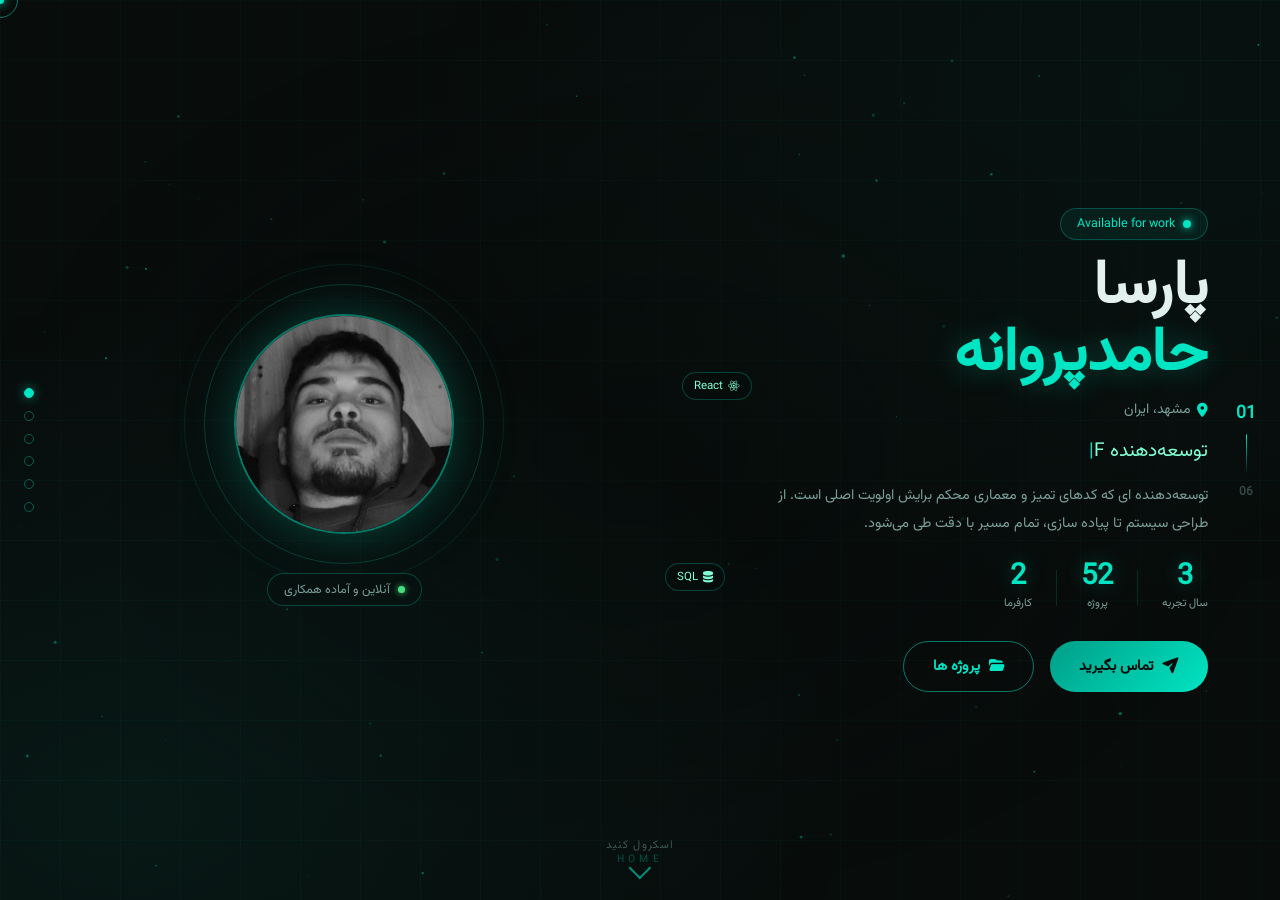
<file: home.html>
<!DOCTYPE html>
<html lang="fa" dir="rtl">
<head>
  <style>
    @font-face {
      font-family: 'Vazirmatn';
      src: url('Vazirmatn-Regular.woff2') format('woff2');
      font-weight: 400;
      font-style: normal;
      font-display: swap;
    }
  </style>
  <style>
    /* ===== RESET & BASE ===== */
    *, *::before, *::after {
      margin: 0; padding: 0;
      box-sizing: border-box;
    }

    :root {
      --teal: #00e5c3;
      --teal-light: #7fffd4;
      --teal-dark: #009e87;
      --bg-dark: #080c0b;
      --bg-mid: #0d1412;
      --bg-card: rgba(10, 18, 16, 0.72);
      --text-primary: #e2f0ee;
      --text-secondary: #7a9e98;
      --border-glass: rgba(0, 229, 195, 0.13);
      --shadow-teal: 0 0 30px rgba(0, 229, 195, 0.2);
      --font: 'Vazirmatn', sans-serif;
    }

    html {
      font-family: var(--font);
      font-size: 16px;
      overflow: hidden;
    }

    body {
      background-color: var(--bg-dark);
      color: var(--text-primary);
      overflow: hidden;
      cursor: none;
      height: 100vh;
      width: 100vw;
    }

    /* ===== BACKGROUND CANVAS ===== */
    #bg-canvas {
      position: fixed;
      inset: 0;
      z-index: 0;
      pointer-events: none;
    }

    /* ===== MESH GRID OVERLAY ===== */
    body::before {
      content: '';
      position: fixed;
      inset: 0;
      background-image:
        linear-gradient(rgba(0,229,195,0.03) 1px, transparent 1px),
        linear-gradient(90deg, rgba(0,229,195,0.03) 1px, transparent 1px);
      background-size: 60px 60px;
      z-index: 0;
      pointer-events: none;
    }

    body::after {
      content: '';
      position: fixed;
      inset: 0;
      background:
        radial-gradient(ellipse at 10% 90%, rgba(0,229,195,0.06) 0%, transparent 45%),
        radial-gradient(ellipse at 90% 10%, rgba(0,158,135,0.05) 0%, transparent 45%),
        radial-gradient(ellipse at 50% 50%, rgba(5,12,10,0.4) 0%, transparent 70%);
      z-index: 0;
      pointer-events: none;
    }

    /* ===== CURSOR ===== */
    .cursor-dot {
      width: 8px; height: 8px;
      background: var(--teal);
      border-radius: 50%;
      position: fixed;
      top: 0; left: 0;
      pointer-events: none;
      z-index: 9999;
      transform: translate(-50%, -50%);
      box-shadow: 0 0 10px var(--teal);
    }

    .cursor-ring {
      width: 36px; height: 36px;
      border: 1.5px solid rgba(0,229,195,0.5);
      border-radius: 50%;
      position: fixed;
      top: 0; left: 0;
      pointer-events: none;
      z-index: 9998;
      transform: translate(-50%, -50%);
      transition: width 0.2s, height 0.2s, border-color 0.2s;
    }

    .cursor-ring.hover {
      width: 52px; height: 52px;
      border-color: var(--teal);
    }

    /* ===== SCROLL PROGRESS ===== */
    .scroll-progress {
      position: fixed;
      top: 0; left: 0;
      height: 2px;
      background: linear-gradient(90deg, var(--teal-dark), var(--teal), var(--teal-light));
      z-index: 1000;
      width: 0%;
      transition: width 0.2s;
      box-shadow: 0 0 8px var(--teal);
    }

    /* ===== NAV DOTS ===== */
    .nav-dots {
      position: fixed;
      left: 1.5rem;
      top: 50%;
      transform: translateY(-50%);
      display: flex;
      flex-direction: column;
      gap: 0.8rem;
      z-index: 100;
    }

    .nav-dot {
      width: 10px; height: 10px;
      border-radius: 50%;
      border: 1.5px solid rgba(0,229,195,0.35);
      background: transparent;
      cursor: pointer;
      transition: all 0.3s;
      position: relative;
    }

    .nav-dot.active,
    .nav-dot:hover {
      background: var(--teal);
      border-color: var(--teal);
      box-shadow: 0 0 12px rgba(0,229,195,0.6);
    }

    /* ===== SECTION COUNTER ===== */
    .section-counter {
      position: fixed;
      right: 1.5rem;
      top: 50%;
      transform: translateY(-50%);
      display: flex;
      flex-direction: column;
      align-items: center;
      gap: 0.5rem;
      z-index: 100;
      font-size: 0.75rem;
      font-weight: 700;
    }

    #current-num {
      color: var(--teal);
      font-size: 1.1rem;
    }

    #total-num { color: rgba(122,158,152,0.4); }

    .counter-line {
      width: 1px;
      height: 40px;
      background: linear-gradient(to bottom, var(--teal), transparent);
    }

    /* ===== SECTION LABEL ===== */
    .section-label {
      position: fixed;
      bottom: 2rem;
      left: 50%;
      transform: translateX(-50%);
      font-size: 0.65rem;
      letter-spacing: 0.4em;
      color: rgba(0,229,195,0.3);
      z-index: 100;
      transition: opacity 0.4s;
    }

    /* ===== SCROLL HIJACK CONTAINER ===== */
    .scroll-hijack-container {
      position: fixed;
      inset: 0;
      z-index: 1;
      overflow: hidden;
    }

    /* ===== SECTIONS ===== */
    .hj-section {
      position: absolute;
      inset: 0;
      display: flex;
      flex-direction: column;
      justify-content: center;
      overflow: hidden;
      opacity: 0;
      transform: translateY(100vh);
      transition: transform 0.85s cubic-bezier(0.77, 0, 0.18, 1),
                  opacity 0.85s cubic-bezier(0.77, 0, 0.18, 1);
      will-change: transform, opacity;
    }

    .hj-section.active {
      opacity: 1;
      transform: translateY(0);
    }

    .hj-section.prev {
      opacity: 0;
      transform: translateY(-100vh);
    }

    /* First section starts visible */
    #sec-hero {
      opacity: 1;
      transform: translateY(0);
    }

    .section-inner {
      max-width: 1200px;
      margin: 0 auto;
      padding: 0 2rem;
      width: 100%;
      max-height: 100vh;
      overflow-y: auto;
      scrollbar-width: none;
    }

    .section-inner::-webkit-scrollbar { display: none; }

    /* ===== SECTION HEADER ===== */
    .section-header { margin-bottom: 2.5rem; }

    .section-number {
      font-size: 0.72rem;
      letter-spacing: 0.3em;
      color: var(--teal);
      display: block;
      margin-bottom: 0.4rem;
      font-weight: 700;
    }

    .section-title {
      font-size: clamp(1.8rem, 4vw, 2.8rem);
      font-weight: 800;
      color: var(--text-primary);
      line-height: 1.2;
    }

    .title-line {
      width: 50px; height: 2px;
      background: linear-gradient(90deg, var(--teal), transparent);
      margin-top: 0.75rem;
      border-radius: 2px;
    }

    .teal { color: var(--teal); }

    /* ===== GLASS CARD ===== */
    .glass-card {
      background: rgba(8, 18, 16, 0.65);
      border: 1px solid var(--border-glass);
      backdrop-filter: blur(14px);
      -webkit-backdrop-filter: blur(14px);
      border-radius: 16px;
      transition: transform 0.3s ease, box-shadow 0.3s ease, border-color 0.3s;
    }

    .glass-card:hover {
      transform: translateY(-5px);
      box-shadow: var(--shadow-teal), 0 20px 40px rgba(0,0,0,0.5);
      border-color: rgba(0,229,195,0.3);
    }

    /* ===== BUTTONS ===== */
    .btn-primary {
      display: inline-flex;
      align-items: center;
      gap: 0.5rem;
      padding: 0.8rem 1.8rem;
      background: linear-gradient(135deg, var(--teal-dark), var(--teal));
      color: #050d0b;
      border: none;
      border-radius: 50px;
      font-family: var(--font);
      font-size: 0.92rem;
      font-weight: 800;
      cursor: pointer;
      transition: all 0.3s;
      position: relative;
      overflow: hidden;
    }

    .btn-primary:hover {
      transform: translateY(-2px);
      box-shadow: 0 8px 25px rgba(0,229,195,0.4);
    }

    .btn-primary span, .btn-primary i { position: relative; z-index: 1; }

    .btn-outline {
      display: inline-flex;
      align-items: center;
      gap: 0.5rem;
      padding: 0.8rem 1.8rem;
      background: transparent;
      color: var(--teal);
      border: 1.5px solid rgba(0,229,195,0.5);
      border-radius: 50px;
      font-family: var(--font);
      font-size: 0.92rem;
      font-weight: 700;
      cursor: pointer;
      transition: all 0.3s;
    }

    .btn-outline:hover {
      background: rgba(0,229,195,0.08);
      transform: translateY(-2px);
      box-shadow: 0 8px 25px rgba(0,229,195,0.15);
    }

    .btn-full { width: 100%; justify-content: center; }

    /* ===== HERO ===== */
    .hero-grid {
      display: grid;
      grid-template-columns: 1fr 1fr;
      gap: 3rem;
      align-items: center;
    }

    .hero-tag {
      display: inline-flex;
      align-items: center;
      gap: 0.5rem;
      background: rgba(0,229,195,0.07);
      border: 1px solid rgba(0,229,195,0.25);
      border-radius: 50px;
      padding: 0.3rem 1rem;
      font-size: 0.78rem;
      color: var(--teal);
      margin-bottom: 1rem;
    }

    .tag-pulse {
      width: 8px; height: 8px;
      border-radius: 50%;
      background: var(--teal);
      animation: pulseDot 2s infinite;
      box-shadow: 0 0 8px var(--teal);
    }

    @keyframes pulseDot {
      0%, 100% { opacity: 1; transform: scale(1); }
      50% { opacity: 0.5; transform: scale(0.8); }
    }

    .hero-name {
      font-size: clamp(2.2rem, 5.5vw, 3.8rem);
      font-weight: 900;
      line-height: 1.1;
      margin-bottom: 0.6rem;
    }

    .name-first { color: var(--text-primary); display: block; }
    .name-last {
      color: var(--teal);
      display: block;
      text-shadow: 0 0 30px rgba(0,229,195,0.3);
    }

    .hero-location {
      display: flex;
      align-items: center;
      gap: 0.4rem;
      color: var(--text-secondary);
      font-size: 0.88rem;
      margin-bottom: 0.9rem;
    }

    .hero-location i { color: var(--teal); }

    .hero-typewriter {
      font-size: clamp(0.95rem, 2vw, 1.2rem);
      color: var(--teal-light);
      min-height: 1.8rem;
      margin-bottom: 1rem;
      font-weight: 500;
    }

    .type-cursor { animation: blink 0.8s infinite; color: var(--teal); }

    @keyframes blink {
      0%, 100% { opacity: 1; }
      50% { opacity: 0; }
    }

    .hero-bio {
      color: var(--text-secondary);
      line-height: 2;
      font-size: 0.9rem;
      margin-bottom: 1.5rem;
      max-width: 460px;
    }

    .hero-stats {
      display: flex;
      align-items: center;
      gap: 1.5rem;
      margin-bottom: 1.8rem;
    }

    .stat-item { text-align: center; }

    .stat-num {
      display: block;
      font-size: 1.8rem;
      font-weight: 900;
      color: var(--teal);
      line-height: 1;
      text-shadow: 0 0 20px rgba(0,229,195,0.3);
    }

    .stat-label {
      font-size: 0.7rem;
      color: var(--text-secondary);
      margin-top: 0.2rem;
      display: block;
    }

    .stat-divider {
      width: 1px; height: 36px;
      background: rgba(0,229,195,0.15);
    }

    .hero-actions { display: flex; gap: 1rem; flex-wrap: wrap; }

    /* Hero Photo */
    .hero-photo-wrap {
      display: flex;
      flex-direction: column;
      align-items: center;
      gap: 1.2rem;
      position: relative;
    }

    .photo-hex-wrap {
      position: relative;
      width: 260px; height: 260px;
      display: flex;
      align-items: center;
      justify-content: center;
    }

    .hex-ring {
      position: absolute;
      border-radius: 50%;
      border: 1px solid rgba(0,229,195,0.2);
      animation: expandRing 3s ease-in-out infinite;
    }

    .hex-ring-1 {
      width: 280px; height: 280px;
      animation-delay: 0s;
    }

    .hex-ring-2 {
      width: 320px; height: 320px;
      animation-delay: 1.5s;
      border-color: rgba(0,229,195,0.1);
    }

    @keyframes expandRing {
      0%, 100% { transform: scale(1); opacity: 0.6; }
      50% { transform: scale(1.05); opacity: 1; }
    }

    .photo-frame {
      width: 220px; height: 220px;
      border-radius: 50%;
      border: 2px solid rgba(0,229,195,0.5);
      overflow: hidden;
      box-shadow:
        0 0 40px rgba(0,229,195,0.2),
        0 0 80px rgba(0,158,135,0.1),
        inset 0 0 20px rgba(0,0,0,0.4);
      animation: floatPhoto 5s ease-in-out infinite;
      position: relative;
      z-index: 1;
    }

    @keyframes floatPhoto {
      0%, 100% { transform: translateY(0); }
      50% { transform: translateY(-10px); }
    }

    .hero-photo {
      width: 100%; height: 100%;
      object-fit: cover;
    }

    .photo-badge {
      display: flex;
      align-items: center;
      gap: 0.5rem;
      background: rgba(8,18,16,0.85);
      border: 1px solid rgba(0,229,195,0.25);
      border-radius: 50px;
      padding: 0.35rem 1rem;
      font-size: 0.78rem;
      color: var(--text-secondary);
      backdrop-filter: blur(8px);
    }

    .badge-dot {
      width: 7px; height: 7px;
      border-radius: 50%;
      background: #4ade80;
      animation: blink 2s infinite;
      box-shadow: 0 0 6px #4ade80;
    }

    /* Floating chips */
    .floating-chips {
      position: absolute;
      inset: 0;
      pointer-events: none;
    }

    .chip {
      position: absolute;
      background: rgba(6,14,12,0.92);
      border: 1px solid rgba(0,229,195,0.25);
      border-radius: 50px;
      padding: 0.25rem 0.7rem;
      font-size: 0.72rem;
      color: var(--teal-light);
      white-space: nowrap;
      display: flex;
      align-items: center;
      gap: 0.3rem;
      animation: floatChip 4s ease-in-out infinite;
    }

    .chip-1 { top: 5%; left: -20%; animation-delay: 0s; }
    .chip-2 { top: 25%; right: -25%; animation-delay: 1s; }
    .chip-3 { bottom: 25%; left: -25%; animation-delay: 2s; }
    .chip-4 { bottom: 5%; right: -20%; animation-delay: 3s; }

    @keyframes floatChip {
      0%, 100% { transform: translateY(0); }
      50% { transform: translateY(-8px); }
    }

    .scroll-hint {
      position: absolute;
      bottom: 1.5rem;
      left: 50%;
      transform: translateX(-50%);
      display: flex;
      flex-direction: column;
      align-items: center;
      gap: 0.4rem;
      color: rgba(122,158,152,0.5);
      font-size: 0.7rem;
      letter-spacing: 0.1em;
    }

    .scroll-arrow {
      width: 16px; height: 16px;
      border-right: 2px solid var(--teal);
      border-bottom: 2px solid var(--teal);
      transform: rotate(45deg);
      animation: bounceArrow 1.5s infinite;
      opacity: 0.6;
    }

    @keyframes bounceArrow {
      0%, 100% { transform: rotate(45deg) translateY(0); }
      50% { transform: rotate(45deg) translateY(5px); }
    }

    /* ===== ABOUT ===== */
    .about-grid {
      display: grid;
      grid-template-columns: repeat(3, 1fr);
      gap: 1.2rem;
    }

    .about-card--wide { grid-column: span 3; }
    .about-card { padding: 1.5rem; }

    .about-photo-row {
      display: flex;
      align-items: center;
      gap: 1.5rem;
    }

    .about-photo-sm {
      width: 80px; height: 80px;
      border-radius: 50%;
      overflow: hidden;
      border: 2px solid rgba(0,229,195,0.4);
      flex-shrink: 0;
    }

    .about-photo-sm img {
      width: 100%; height: 100%;
      object-fit: cover;
    }

    .about-loc {
      font-size: 0.78rem;
      color: var(--teal);
      margin-bottom: 0.4rem;
      display: flex;
      align-items: center;
      gap: 0.3rem;
    }

    .about-card h3 {
      font-size: 1rem;
      font-weight: 700;
      margin-bottom: 0.4rem;
      color: var(--text-primary);
    }

    .about-card p {
      font-size: 0.84rem;
      color: var(--text-secondary);
      line-height: 1.8;
    }

    .about-icon {
      width: 44px; height: 44px;
      background: rgba(0,229,195,0.08);
      border: 1px solid rgba(0,229,195,0.18);
      border-radius: 12px;
      display: flex;
      align-items: center;
      justify-content: center;
      font-size: 1.2rem;
      color: var(--teal);
      margin-bottom: 0.8rem;
      transition: all 0.3s;
    }

    .about-card:hover .about-icon {
      background: rgba(0,229,195,0.15);
      box-shadow: 0 0 18px rgba(0,229,195,0.2);
    }

    /* ===== SKILLS ===== */
    .skills-container {
      display: grid;
      grid-template-columns: 1.5fr 1fr;
      gap: 3.5rem;
      align-items: center;
    }

    .skill-bar-item { margin-bottom: 1.3rem; }

    .skill-bar-header {
      display: flex;
      justify-content: space-between;
      margin-bottom: 0.45rem;
      font-size: 0.88rem;
      font-weight: 600;
    }

    .skill-pct { color: var(--teal); }

    .skill-bar-track {
      height: 5px;
      background: rgba(255,255,255,0.05);
      border-radius: 3px;
      overflow: hidden;
    }

    .skill-bar-fill {
      height: 100%;
      background: linear-gradient(90deg, var(--teal-dark), var(--teal), var(--teal-light));
      border-radius: 3px;
      width: 0%;
      transition: width 1.5s cubic-bezier(0.4, 0, 0.2, 1);
      box-shadow: 0 0 8px rgba(0,229,195,0.4);
      position: relative;
      overflow: hidden;
    }

    .skill-bar-fill::after {
      content: '';
      position: absolute;
      top: 0; left: -100%;
      width: 100%; height: 100%;
      background: linear-gradient(90deg, transparent, rgba(255,255,255,0.3), transparent);
      animation: shimmer 2s infinite;
    }

    @keyframes shimmer { to { left: 100%; } }

    .skill-tags {
      display: flex;
      flex-wrap: wrap;
      gap: 0.4rem;
      margin-top: 1.2rem;
    }

    .stag {
      background: rgba(0,229,195,0.06);
      border: 1px solid rgba(0,229,195,0.18);
      border-radius: 6px;
      padding: 0.2rem 0.65rem;
      font-size: 0.76rem;
      color: var(--text-secondary);
      transition: all 0.3s;
      cursor: default;
    }

    .stag:hover {
      background: rgba(0,229,195,0.14);
      color: var(--teal-light);
      border-color: rgba(0,229,195,0.4);
    }

    .skills-visual { display: flex; justify-content: center; }

    .skills-orbit {
      position: relative;
      width: 260px; height: 260px;
    }

    .orbit-center {
      position: absolute;
      top: 50%; left: 50%;
      transform: translate(-50%, -50%);
      width: 72px; height: 72px;
      border-radius: 50%;
      background: linear-gradient(135deg, var(--teal-dark), var(--teal));
      display: flex;
      align-items: center;
      justify-content: center;
      font-weight: 900;
      font-size: 0.65rem;
      letter-spacing: 0.1em;
      color: #040e0c;
      z-index: 2;
      box-shadow: 0 0 30px rgba(0,229,195,0.45);
    }

    .orbit {
      position: absolute;
      inset: 0;
      animation: spinOrbit 12s linear infinite;
    }

    @keyframes spinOrbit {
      from { transform: rotate(0deg); }
      to { transform: rotate(360deg); }
    }

    .orbit-item {
      position: absolute;
      top: 50%; left: 50%;
      transform:
        translate(-50%, -50%)
        rotate(var(--angle))
        translateX(110px)
        rotate(calc(-1 * var(--angle)));
    }

    .orbit-item span {
      display: block;
      background: rgba(5,14,12,0.95);
      border: 1px solid rgba(0,229,195,0.3);
      border-radius: 50px;
      padding: 0.25rem 0.7rem;
      font-size: 0.72rem;
      font-weight: 600;
      color: var(--teal-light);
      white-space: nowrap;
      box-shadow: 0 0 10px rgba(0,229,195,0.1);
    }

    /* ===== ACHIEVEMENTS ===== */
    .achievements-grid {
      display: grid;
      grid-template-columns: repeat(3, 1fr);
      gap: 1.2rem;
    }

    .ach-card {
      padding: 1.5rem 1.2rem;
      text-align: center;
      position: relative;
      overflow: hidden;
    }

    .ach-card::before {
      content: '';
      position: absolute;
      top: 0; left: 0; right: 0;
      height: 2px;
      background: linear-gradient(90deg, transparent, var(--teal), transparent);
      opacity: 0;
      transition: opacity 0.3s;
    }

    .ach-card:hover::before { opacity: 1; }

    .ach-icon-wrap {
      position: relative;
      width: 56px; height: 56px;
      margin: 0 auto 0.75rem;
      display: flex;
      align-items: center;
      justify-content: center;
      font-size: 1.6rem;
      color: var(--teal);
    }

    .ach-glow {
      position: absolute;
      inset: -8px;
      border-radius: 50%;
      background: radial-gradient(circle, rgba(0,229,195,0.15) 0%, transparent 70%);
      animation: pulseGlow 3s ease-in-out infinite;
    }

    @keyframes pulseGlow {
      0%, 100% { transform: scale(1); opacity: 0.6; }
      50% { transform: scale(1.15); opacity: 1; }
    }

    .ach-badge-label {
      display: inline-block;
      background: rgba(0,229,195,0.08);
      border: 1px solid rgba(0,229,195,0.2);
      border-radius: 50px;
      padding: 0.1rem 0.65rem;
      font-size: 0.68rem;
      color: var(--teal);
      margin-bottom: 0.5rem;
      letter-spacing: 0.05em;
    }

    .ach-card h3 {
      font-size: 0.9rem;
      font-weight: 700;
      margin-bottom: 0.35rem;
      color: var(--text-primary);
    }

    .ach-card p {
      font-size: 0.78rem;
      color: var(--text-secondary);
      line-height: 1.6;
      margin-bottom: 0.6rem;
    }

    .ach-stars { color: var(--teal); font-size: 0.65rem; letter-spacing: 0.15em; }

    /* ===== PROJECTS ===== */
    .projects-grid {
      display: grid;
      grid-template-columns: repeat(3, 1fr);
      gap: 1.2rem;
    }

    .project-card { overflow: hidden; }

    .project-img-wrap {
      position: relative;
      height: 160px;
      overflow: hidden;
    }

    .project-img-placeholder {
      width: 100%; height: 100%;
      display: flex;
      align-items: center;
      justify-content: center;
      font-size: 2.8rem;
      color: rgba(0,229,195,0.18);
      background: linear-gradient(135deg, rgba(0,229,195,0.03), rgba(0,229,195,0.08));
      transition: all 0.4s;
    }

    .project-card:hover .project-img-placeholder {
      color: rgba(0,229,195,0.4);
    }

    .project-overlay {
      position: absolute;
      inset: 0;
      background: rgba(0,0,0,0.75);
      display: flex;
      align-items: center;
      justify-content: center;
      gap: 1rem;
      opacity: 0;
      transition: opacity 0.3s;
    }

    .project-card:hover .project-overlay { opacity: 1; }

    .proj-link {
      width: 42px; height: 42px;
      border-radius: 50%;
      background: rgba(0,229,195,0.15);
      border: 1px solid var(--teal);
      color: var(--teal);
      display: flex;
      align-items: center;
      justify-content: center;
      text-decoration: none;
      transition: all 0.3s;
      font-size: 0.95rem;
    }

    .proj-link:hover {
      background: var(--teal);
      color: #040e0c;
    }

    .project-info { padding: 1.1rem; }

    .project-tags {
      display: flex;
      gap: 0.35rem;
      flex-wrap: wrap;
      margin-bottom: 0.6rem;
    }

    .project-tags span {
      background: rgba(0,229,195,0.08);
      border: 1px solid rgba(0,229,195,0.18);
      border-radius: 4px;
      padding: 0.12rem 0.5rem;
      font-size: 0.68rem;
      color: var(--teal);
    }

    .project-info h3 {
      font-size: 0.92rem;
      font-weight: 700;
      margin-bottom: 0.35rem;
      color: var(--text-primary);
    }

    .project-info p {
      font-size: 0.8rem;
      color: var(--text-secondary);
      line-height: 1.7;
    }

    /* ===== CONTACT ===== */
    .contact-grid {
      display: grid;
      grid-template-columns: 1fr 1.5fr;
      gap: 2.5rem;
      align-items: start;
    }

    .contact-intro {
      color: var(--text-secondary);
      line-height: 1.9;
      margin-bottom: 1.5rem;
      font-size: 0.92rem;
    }

    .social-links {
      display: flex;
      flex-direction: column;
      gap: 0.65rem;
    }

    .social-link {
      display: flex;
      align-items: center;
      gap: 0.9rem;
      padding: 0.7rem 1.1rem;
      background: rgba(8,18,16,0.6);
      border: 1px solid rgba(0,229,195,0.12);
      border-radius: 12px;
      color: var(--text-secondary);
      text-decoration: none;
      transition: all 0.3s;
      font-size: 0.88rem;
    }

    .social-link i { color: var(--teal); width: 18px; text-align: center; }

    .social-link:hover {
      background: rgba(0,229,195,0.07);
      border-color: rgba(0,229,195,0.3);
      color: var(--text-primary);
      transform: translateX(-5px);
    }

    .contact-form { padding: 1.75rem; }
    .form-group { margin-bottom: 1.1rem; }

    .form-group label {
      display: block;
      font-size: 0.82rem;
      font-weight: 600;
      color: var(--text-secondary);
      margin-bottom: 0.35rem;
    }

    .form-group input,
    .form-group textarea {
      width: 100%;
      background: rgba(5,12,10,0.7);
      border: 1px solid rgba(0,229,195,0.13);
      border-radius: 10px;
      padding: 0.7rem 0.9rem;
      color: var(--text-primary);
      font-family: var(--font);
      font-size: 0.88rem;
      transition: border-color 0.3s, box-shadow 0.3s;
      outline: none;
      resize: vertical;
    }

    .form-group input:focus,
    .form-group textarea:focus {
      border-color: rgba(0,229,195,0.5);
      box-shadow: 0 0 0 3px rgba(0,229,195,0.08);
    }

    .form-group input::placeholder,
    .form-group textarea::placeholder {
      color: rgba(122,158,152,0.35);
    }

    #form-status {
      margin-top: 0.9rem;
      padding: 0.7rem;
      border-radius: 8px;
      font-size: 0.82rem;
      text-align: center;
      display: none;
    }

    #form-status.success {
      display: block;
      background: rgba(74,222,128,0.1);
      border: 1px solid rgba(74,222,128,0.3);
      color: #4ade80;
    }

    #form-status.error {
      display: block;
      background: rgba(248,113,113,0.1);
      border: 1px solid rgba(248,113,113,0.3);
      color: #f87171;
    }

    /* ===== FOOTER ===== */
    .site-footer {
      text-align: center;
      padding: 1.5rem;
      color: var(--text-secondary);
      font-size: 0.78rem;
      border-top: 1px solid rgba(0,229,195,0.07);
      margin-top: 2rem;
    }

    /* ===== AOS ===== */
    [data-aos] {
      opacity: 0;
      transition: opacity 0.6s ease, transform 0.6s ease;
    }

    [data-aos="fade-up"] { transform: translateY(30px); }
    [data-aos="fade-left"] { transform: translateX(30px); }
    [data-aos="fade-right"] { transform: translateX(-30px); }
    [data-aos="zoom-in"] { transform: scale(0.88); }
    [data-aos="flip-left"] { transform: perspective(600px) rotateY(-25deg); }

    [data-aos].aos-animate {
      opacity: 1;
      transform: none;
    }

    .btn-download {
      background: rgba(0,229,195,0.08);
      border: 1px solid rgba(0,229,195,0.25);
      border-radius: 8px;
      padding: 0.5rem 1rem;
      color: var(--teal);
      cursor: pointer;
      font-size: 0.75rem;
      font-weight: 600;
      transition: all 0.3s ease;
      width: 100%;
      display: flex;
      align-items: center;
      justify-content: center;
      gap: 0.5rem;
    }

    .btn-download:hover {
      background: rgba(0,229,195,0.18);
      border-color: var(--teal);
      transform: translateY(-2px);
    }

    /* ===== RESPONSIVE ===== */
    @media (max-width: 1024px) {
      .hero-grid { grid-template-columns: 1fr; text-align: center; }
      .hero-photo-wrap { order: -1; }
      .hero-bio { margin: 0 auto 1.5rem; }
      .hero-stats { justify-content: center; }
      .hero-actions { justify-content: center; }
      .hero-location { justify-content: center; }
      .about-grid { grid-template-columns: repeat(2, 1fr); }
      .about-card--wide { grid-column: span 2; }
      .skills-container { grid-template-columns: 1fr; }
      .achievements-grid { grid-template-columns: repeat(2, 1fr); }
      .projects-grid { grid-template-columns: repeat(2, 1fr); }
      .floating-chips { display: none; }
    }

    @media (max-width: 768px) {
      html, body { overflow: auto; height: auto; }
      .scroll-hijack-container { position: relative; overflow: visible; height: auto; }
      .hj-section {
        position: relative;
        opacity: 1;
        transform: none;
        min-height: 100vh;
        transition: none;
      }
      .hj-section.prev { opacity: 1; transform: none; }
      .nav-dots, .section-counter, .section-label { display: none; }
      body { cursor: auto; }
      .cursor-dot, .cursor-ring { display: none; }
      .about-grid { grid-template-columns: 1fr; }
      .about-card--wide { grid-column: span 1; }
      .achievements-grid { grid-template-columns: 1fr; }
      .projects-grid { grid-template-columns: 1fr; }
      .contact-grid { grid-template-columns: 1fr; }
    }

    @media (max-width: 480px) {
      .section-inner { padding: 0 1rem; }
      .hero-stats { flex-direction: column; gap: 0.8rem; }
      .stat-divider { width: 36px; height: 1px; }
      .hero-actions { flex-direction: column; align-items: center; }
    }
  </style>
  <meta charset="UTF-8">
  <meta name="viewport" content="width=device-width, initial-scale=1.0">
  <meta name="description" content="پارسا حامدپروانه - مهندس کامپیوتر و توسعه‌دهنده نرم‌افزار و هوش مصنوعی">
  <meta name="keywords" content="پارسا حامدپروانه, مهندس کامپیوتر, برنامه نویس, هوش مصنوعی, توسعه دهنده">
  <meta name="author" content="Parsa Hamedparvaneh">
  <meta property="og:title" content="پارسا حامدپروانه | مهندس کامپیوتر">
  <meta property="og:description" content="پورتفولیو شخصی پارسا حامدپروانه">
  <meta property="og:type" content="website">
  <meta name="robots" content="index, follow">
  <meta http-equiv="X-UA-Compatible" content="IE=edge">
  <meta http-equiv="Content-Security-Policy" content="default-src 'self'; style-src 'self' 'unsafe-inline' https://fonts.googleapis.com https://cdnjs.cloudflare.com; font-src 'self' https://fonts.gstatic.com https://cdnjs.cloudflare.com; script-src 'self' 'unsafe-inline'; img-src 'self' data:;">
  <link rel="stylesheet" href="icon.css">
  <title>پارسا حامدپروانه | مهندس کامپیوتر</title>

  <!-- TODO url -->
  <script type="application/ld+json">
  {
    "@context": "https://schema.org",
    "@type": "Person",
    "name": "پارسا حامدپروانه",
    "jobTitle": "مهندس کامپیوتر",
    "url": "https://omidparsa.ir",
    "sameAs": [
      "https://github.com/ParsaHamedparvaneh",
    ]
  }
  </script>
</head>
<body>

  <div class="scroll-progress" id="scrollProgress" role="progressbar" aria-valuenow="0" aria-valuemin="0" aria-valuemax="100"></div>

  <div class="cursor-dot" id="cursorDot" aria-hidden="true"></div>
  <div class="cursor-ring" id="cursorRing" aria-hidden="true"></div>

  <canvas id="bg-canvas" aria-hidden="true"></canvas>

  <div class="section-counter" aria-hidden="true">
    <span id="current-num">01</span>
    <div class="counter-line"></div>
    <span id="total-num">06</span>
  </div>

  <nav class="nav-dots" aria-label="ناوبری بخش ها">
    <button class="nav-dot active" data-section="0" aria-label="بخش خانه" title="خانه"></button>
    <button class="nav-dot" data-section="1" aria-label="بخش درباره من" title="درباره من"></button>
    <button class="nav-dot" data-section="2" aria-label="بخش مهارت ها" title="مهارت ها"></button>
    <button class="nav-dot" data-section="3" aria-label="بخش افتخارات" title="افتخارات"></button>
    <button class="nav-dot" data-section="4" aria-label="بخش پروژه ها" title="پروژه ها"></button>
    <button class="nav-dot" data-section="5" aria-label="بخش تماس" title="تماس"></button>
  </nav>

  <div class="section-label" id="sectionLabel" aria-hidden="true">HOME</div>

  <main class="scroll-hijack-container" id="mainContainer" role="main">

    <section class="hj-section" id="sec-hero" data-label="HOME" aria-label="بخش اصلی">
      <div class="section-inner">
        <div class="hero-grid">
          <div class="hero-content" data-aos="fade-right">
            <div class="hero-tag">
              <span class="tag-pulse"></span>
              <span>Available for work</span>
            </div>
            <h1 class="hero-name">
              <span class="name-first">پارسا</span>
              <span class="name-last">حامدپروانه</span>
            </h1>
            <div class="hero-location">
              <i class="fa-solid fa-location-dot" aria-hidden="true"></i>
              <span>مشهد، ایران</span>
            </div>
            <p class="hero-typewriter" aria-live="polite">
              <span id="typewriter-text"></span><span class="type-cursor" aria-hidden="true">|</span>
            </p>
            <p class="hero-bio">
              توسعه‌دهنده ای که کدهای تمیز و معماری محکم برایش اولویت اصلی است. از طراحی سیستم تا پیاده سازی، تمام مسیر با دقت طی می‌شود.
            </p>
            <div class="hero-stats">
              <div class="stat-item">
                <span class="stat-num count-up" data-target="3">0</span>
                <span class="stat-label">سال تجربه</span>
              </div>
              <div class="stat-divider"></div>
              <div class="stat-item">
                <span class="stat-num count-up" data-target="52">0</span>
                <span class="stat-label">پروژه</span>
              </div>
              <div class="stat-divider"></div>
              <div class="stat-item">
                <span class="stat-num count-up" data-target="2">0</span>
                <span class="stat-label">کارفرما</span>
              </div>
            </div>
            <div class="hero-actions">
              <button class="btn-primary" onclick="(window.innerWidth <= 768) ? document.getElementById('sec-contact').scrollIntoView({behavior:'smooth'}) : goToSection(5)">
                <i class="fa-solid fa-paper-plane" aria-hidden="true"></i>
                <span>تماس بگیرید</span>
              </button>
              <button class="btn-outline" onclick="(window.innerWidth <= 768) ? document.getElementById('sec-projects').scrollIntoView({behavior:'smooth'}) : goToSection(4)">
                <i class="fa-solid fa-folder-open" aria-hidden="true"></i>
                <span>پروژه ها</span>
              </button>
            </div>
          </div>
          <div class="hero-photo-wrap" data-aos="fade-left">
            <div class="photo-hex-wrap">
              <div class="hex-ring hex-ring-1" aria-hidden="true"></div>
              <div class="hex-ring hex-ring-2" aria-hidden="true"></div>
              <div class="photo-frame">
                <img src="logo.png" alt="تصویر پارسا حامدپروانه" class="hero-photo" width="260" height="260">
              </div>
            </div>
            <div class="photo-badge">
              <span class="badge-dot" aria-hidden="true"></span>
              <span>آنلاین و آماده همکاری</span>
            </div>
            <div class="floating-chips" aria-hidden="true">
              <span class="chip chip-1"><i class="fa-brands fa-python"></i> Python</span>
              <span class="chip chip-2"><i class="fa-brands fa-react"></i> React</span>
              <span class="chip chip-3"><i class="fa-brands fa-docker"></i> Docker</span>
              <span class="chip chip-4"><i class="fa-solid fa-database"></i> SQL</span>
            </div>
          </div>
        </div>
      </div>
      <div class="scroll-hint" aria-hidden="true">
        <span>اسکرول کنید</span>
        <div class="scroll-arrow"></div>
      </div>
    </section>

    <section class="hj-section" id="sec-about" data-label="ABOUT" aria-label="بخش درباره من">
      <div class="section-inner">
        <div class="section-header" data-aos="fade-up">
          <span class="section-number">01 | درباره من</span>
          <h2 class="section-title">کی هستم؟ <span class="teal">چه می کنم؟</span></h2>
          <div class="title-line"></div>
        </div>
        <div class="about-grid">
          <div class="glass-card about-card about-card--wide" data-aos="fade-up">
            <div class="about-photo-row">
              <div class="about-photo-sm">
                <img src="logo.png" alt="پارسا حامدپروانه" width="80" height="80" loading="lazy">
              </div>
              <div>
                <h3>پارسا حامدپروانه</h3>
                <p class="about-loc"><i class="fa-solid fa-location-dot" aria-hidden="true"></i> مشهد، ایران</p>
                <p>مهندس کامپیوتر با گرایش نرم‌افزار. بیش از سه سال در حوزه توسعه‌وب و هوش‌مصنوعی فعالیت دارم و به ساختن محصولاتی که واقعاً به کار مردم می‌آیند ایمان دارم.</p>
              </div>
            </div>
          </div>
          <div class="glass-card about-card" data-aos="fade-up" data-delay="100">
            <div class="about-icon"><i class="fa-solid fa-code" aria-hidden="true"></i></div>
            <h3>توسعه نرم‌افزار</h3>
            <p>طراحی و پیاده سازی اپلیکیشن های وب با تمرکز بر کیفیت کد و مقیاس پذیری.</p>
          </div>
          <div class="glass-card about-card" data-aos="fade-up" data-delay="200">
            <div class="about-icon"><i class="fa-solid fa-brain" aria-hidden="true"></i></div>
            <h3>هوش‌مصنوعی</h3>
            <p>تجربه در یادگیری ماشین، پردازش زبان طبیعی و پیاده سازی مدل های ML و DL و نیز به‌کارگیری LLM ها در محیط production.</p>
          </div>
          <div class="glass-card about-card" data-aos="fade-up" data-delay="300">
            <div class="about-icon"><i class="fa-brands fa-github" aria-hidden="true"></i></div>
            <h3>مدیریت نسخه</h3>
            <p>تسلط کامل بر Git و GitHub؛ ورژن‌کنترل و هماهنگی‌تیمی در پروژه‌ها.</p>
          </div>
        </div>
      </div>
    </section>

    <section class="hj-section" id="sec-skills" data-label="SKILLS" aria-label="بخش مهارت ها">
      <div class="section-inner">
        <div class="section-header" data-aos="fade-up">
          <span class="section-number">02 | مهارت ها</span>
          <h2 class="section-title">چی <span class="teal">بلدم؟</span></h2>
          <div class="title-line"></div>
        </div>
        <div class="skills-container">
          <div class="skills-bars" data-aos="fade-right">
            <div class="skill-bar-item">
              <div class="skill-bar-header">
                <span>Python | Django</span>
                <span class="skill-pct">95%</span>
              </div>
              <div class="skill-bar-track">
                <div class="skill-bar-fill" data-width="95"></div>
              </div>
            </div>
            <div class="skill-bar-item">
              <div class="skill-bar-header">
                <span>HTML | CSS | JS</span>
                <span class="skill-pct">95%</span>
              </div>
              <div class="skill-bar-track">
                <div class="skill-bar-fill" data-width="95"></div>
              </div>
            </div>
            <div class="skill-bar-item">
              <div class="skill-bar-header">
                <span>Machine Learning</span>
                <span class="skill-pct">90%</span>
              </div>
              <div class="skill-bar-track">
                <div class="skill-bar-fill" data-width="90"></div>
              </div>
            </div>
            <div class="skill-bar-item">
              <div class="skill-bar-header">
                <span>Git</span>
                <span class="skill-pct">80%</span>
              </div>
              <div class="skill-bar-track">
                <div class="skill-bar-fill" data-width="80"></div>
              </div>
            </div>
            <div class="skill-bar-item">
              <div class="skill-bar-header">
                <span>DB Management</span>
                <span class="skill-pct">90%</span>
              </div>
              <div class="skill-bar-track">
                <div class="skill-bar-fill" data-width="90"></div>
              </div>
            </div>
            <div class="skill-tags">
              <span class="stag">Python</span>
              <span class="stag">Django</span>
              <span class="stag">AI</span>
              <span class="stag">TensorFlow</span>
              <span class="stag">Keras</span>
              <span class="stag">JS</span>
              <span class="stag">Git</span>
              <span class="stag">HTML | CSS</span>
            </div>
          </div>
          <div class="skills-visual" data-aos="fade-left">
            <div class="skills-orbit">
              <div class="orbit-center">STACK</div>
              <div class="orbit">
                <div class="orbit-item" style="--angle:0deg"><span>Python</span></div>
                <div class="orbit-item" style="--angle:60deg"><span>Django</span></div>
                <div class="orbit-item" style="--angle:120deg"><span>AI</span></div>
                <div class="orbit-item" style="--angle:180deg"><span>ML</span></div>
                <div class="orbit-item" style="--angle:240deg"><span>SQL</span></div>
                <div class="orbit-item" style="--angle:300deg"><span>JS</span></div>
              </div>
            </div>
          </div>
        </div>
      </div>
    </section>

    <section class="hj-section" id="sec-achievements" data-label="AWARDS" aria-label="بخش افتخارات">
      <div class="section-inner">
        <div class="section-header" data-aos="fade-up">
          <span class="section-number">03 | افتخارات</span>
          <h2 class="section-title">دست <span class="teal">آوردها</span></h2>
          <div class="title-line"></div>
        </div>
        <div class="achievements-grid">
          <div class="glass-card ach-card" data-aos="flip-left" data-delay="0">
            <div class="ach-icon-wrap">
              <div class="ach-glow" aria-hidden="true"></div>
              <i class="fa-solid fa-graduation-cap" aria-hidden="true"></i>
            </div>
            <span class="ach-badge-label">2025</span>
            <h3>مدرک هوش‌مصنوعی هاروارد</h3>
            <p>کسب مدرک هوش‌مصنوعی دوره سی‌اس۵۰ای‌آی هاروارد</p>
            <div class="ach-stars" aria-label="پنج ستاره">★★★★★</div>
            <button class="btn-download" data-file="CS50AI.pdf" style="margin-top: 1rem; background: rgba(0,229,195,0.1); border: 1px solid rgba(0,229,195,0.3); border-radius: 8px; padding: 0.5rem 1rem; color: var(--teal); cursor: pointer; font-size: 0.75rem; font-weight: 600; width: 100%; display: flex; align-items: center; justify-content: center; gap: 0.5rem;">
              <i class="fa-solid fa-download" aria-hidden="true"></i>
              <span style="font-family: 'Vazirmatn';">دانلود مدرک</span>
            </button>
          </div>
          <div class="glass-card ach-card" data-aos="flip-left" data-delay="100">
            <div class="ach-icon-wrap">
              <div class="ach-glow" aria-hidden="true"></div>
              <i class="fa-solid fa-graduation-cap" aria-hidden="true"></i>
            </div>
            <span class="ach-badge-label">2025</span>
            <h3>مدرک پایتون هاروارد</h3>
            <p>کسب مدرک پایتون دوره سی‌اس۵۰پی هاروارد</p>
            <div class="ach-stars" aria-label="پنج ستاره">★★★★★</div>
            <button class="btn-download" data-file="CS50P.pdf" style="margin-top: 1rem; background: rgba(0,229,195,0.1); border: 1px solid rgba(0,229,195,0.3); border-radius: 8px; padding: 0.5rem 1rem; color: var(--teal); cursor: pointer; font-size: 0.75rem; font-weight: 600; width: 100%; display: flex; align-items: center; justify-content: center; gap: 0.5rem;">
              <i class="fa-solid fa-download" aria-hidden="true"></i>
              <span style="font-family: 'Vazirmatn';">دانلود مدرک</span>
            </button>
          </div>
          <div class="glass-card ach-card" data-aos="flip-left" data-delay="200">
            <div class="ach-icon-wrap">
              <div class="ach-glow" aria-hidden="true"></div>
              <i class="fa-solid fa-graduation-cap" aria-hidden="true"></i>
            </div>
            <span class="ach-badge-label">2028</span>
            <h3>فارغ التحصیل فردوسی مشهد</h3>
            <p>فارغ التحصیل کارشناسی مهندسی کامپیوتر دانشگاه فردوسی مشهد</p>
            <div class="ach-stars" aria-label="پنج ستاره">★★★★★</div>
          </div>
          <div class="glass-card ach-card" data-aos="flip-left" data-delay="300">
            <div class="ach-icon-wrap">
              <div class="ach-glow" aria-hidden="true"></div>
              <i class="fa-solid fa-chart-line" aria-hidden="true"></i>
            </div>
            <span class="ach-badge-label">2026</span>
            <h3>TBA</h3>
            <p>tba</p>
            <div class="ach-stars" aria-label="چهار ستاره">★★★★★</div>
          </div>
          <div class="glass-card ach-card" data-aos="flip-left" data-delay="500">
            <div class="ach-icon-wrap">
              <div class="ach-glow" aria-hidden="true"></div>
              <i class="fa-solid fa-chart-line" aria-hidden="true"></i>
            </div>
            <span class="ach-badge-label">2026</span>
            <h3>TBA</h3>
            <p>tba</p>
            <div class="ach-stars" aria-label="پنج ستاره">★★★★★</div>
          </div>
          <div class="glass-card ach-card" data-aos="flip-left" data-delay="400">
            <div class="ach-icon-wrap">
              <div class="ach-glow" aria-hidden="true"></div>
              <i class="fa-solid fa-chalkboard-user" aria-hidden="true"></i>
            </div>
            <span class="ach-badge-label">2026</span>
            <h3>TBA</h3>
            <p>tba</p>
            <div class="ach-stars" aria-label="پنج ستاره">★★★★★</div>
          </div>
        </div>
      </div>
    </section>

    <section class="hj-section" id="sec-projects" data-label="WORK" aria-label="بخش پروژه ها">
      <div class="section-inner">
        <div class="section-header" data-aos="fade-up">
          <span class="section-number">04 | پروژه ها</span>
          <h2 class="section-title">کارهای <span class="teal">انجام شده</span></h2>
          <div class="title-line"></div>
        </div>
        <div class="projects-grid">
          <article class="glass-card project-card" data-aos="zoom-in" data-delay="0">
            <div class="project-img-wrap">
              <div class="project-img-placeholder" aria-hidden="true"><i class="fa-solid fa-robot"></i></div>
              <div class="project-overlay">
                <a href="#" class="proj-link" aria-label="کد پروژه هوش مصنوعی در گیتهاب"><i class="fa-brands fa-github" aria-hidden="true"></i></a>
              </div>
            </div>
            <div class="project-info">
              <div class="project-tags">
                <span>Python</span><span>TensorFlow</span><span>Keras</span>
              </div>
              <h3>سیستم تجویز دارو</h3>
              <p>پیاده سازی مدل ML و DL برای تجویز دارو به همراه DDI</p>
            </div>
          </article>
          <article class="glass-card project-card" data-aos="zoom-in" data-delay="100">
            <div class="project-img-wrap">
              <div class="project-img-placeholder" aria-hidden="true"><i class="fa-solid fa-cart-shopping"></i></div>
              <div class="project-overlay">
                <a href="https://jailyfe.com" class="proj-link" aria-label="مشاهده دمو فروشگاه آنلاین"><i class="fa-solid fa-eye" aria-hidden="true"></i></a>
              </div>
            </div>
            <div class="project-info">
              <div class="project-tags">
                <span>HTML/CSS/JS</span><span>Python</span><span>Django</span>
              </div>
              <h3>پلتفرم فروشگاهی JAILYFE</h3>
              <p>سیستم فروشگاه آنلاین با پنل مدیریت کامل و درگاه پرداخت</p>
            </div>
          </article>
          <article class="glass-card project-card" data-aos="zoom-in" data-delay="200">
            <div class="project-img-wrap">
              <div class="project-img-placeholder" aria-hidden="true"><i class="fa-solid fa-comments"></i></div>
              <div class="project-overlay">
                <a href="https://noghtekur.ir" class="proj-link" aria-label="مشاهده دمو چت بات"><i class="fa-solid fa-eye" aria-hidden="true"></i></a>
              </div>
            </div>
            <div class="project-info">
              <div class="project-tags">
                <span>Python</span><span>Django</span><span>LLM</span>
              </div>
              <h3>پلتفرم مشاورین کنکور نقطه‌کور</h3>
              <p>استقلال نسبت به طراحان سوال و نوآوری در کنکورِ خاک‌خورده</p>
            </div>
          </article>
        </div>
      </div>
    </section>

    <section class="hj-section" id="sec-contact" data-label="CONTACT" aria-label="بخش تماس">
      <div class="section-inner">
        <div class="section-header" data-aos="fade-up">
          <span class="section-number">05 | تماس</span>
          <h2 class="section-title">با من <span class="teal">در ارتباط</span> باشید</h2>
          <div class="title-line"></div>
        </div>
        <div class="contact-grid">
          <div data-aos="fade-right">
            <p class="contact-intro">اگر پروژه ای دارید، ایده ای برای همکاری، یا فقط می خواهید سلام کنید، منتظرم.</p>
            <div class="social-links">
              <a href="mailto:parsahp85@gmail.com" class="social-link" aria-label="ارسال ایمیل به پارسا حامدپروانه">
                <i class="fa-solid fa-envelope" aria-hidden="true"></i>
                <span>parsahp85@gmail.com</span>
              </a>
              <a href="https://github.com/ParsaHamedparvaneh" class="social-link" rel="noopener noreferrer" target="_blank" aria-label="پروفایل گیتهاب پارسا حامدپروانه">
                <i class="fa-brands fa-github" aria-hidden="true"></i>
                <span>github.com/ParsaHamedparvaneh</span>
              </a>
              <!-- <a href="https://linkedin.com/in/omidparsa" class="social-link" rel="noopener noreferrer" target="_blank" aria-label="پروفایل لینکدین امید پارسا">
                <i class="fa-brands fa-linkedin" aria-hidden="true"></i>
                <span>linkedin.com/in/omidparsa</span>
              </a> -->
              <!-- <a href="https://t.me/omidparsa" class="social-link" rel="noopener noreferrer" target="_blank" aria-label="تلگرام امید پارسا">
                <i class="fa-brands fa-telegram" aria-hidden="true"></i>
                <span>t.me/omidparsa</span>
              </a> -->
            </div>
          </div>
          <div class="glass-card contact-form" data-aos="fade-left">
            <form id="contactForm" novalidate autocomplete="off">
              <div class="form-group">
                <label for="contact-name">نام شما</label>
                <input type="text" id="contact-name" name="name" placeholder="مثال: علی احمدی" maxlength="100" required autocomplete="off">
              </div>
              <div class="form-group">
                <label for="contact-email">ایمیل</label>
                <input type="email" id="contact-email" name="email" placeholder="example@email.com" maxlength="254" required autocomplete="off">
              </div>
              <div class="form-group">
                <label for="contact-msg">پیام</label>
                <textarea id="contact-msg" name="message" rows="4" placeholder="پیام خود را بنویسید..." maxlength="2000" required></textarea>
              </div>
              <button type="submit" class="btn-primary btn-full">
                <i class="fa-solid fa-paper-plane" aria-hidden="true"></i>
                <span>ارسال پیام</span>
              </button>
              <div id="form-status" role="alert" aria-live="assertive"></div>
            </form>
          </div>
        </div>
      </div>
      <footer class="site-footer">
        <p>طراحی و توسعه توسط <span class="teal">پارسا حامدپروانه</span> &mdash; تمام حقوق محفوظ است &copy; 1405</p>
      </footer>
    </section>

  </main>

  <script>
    'use strict';

    /* ===== CONFIG ===== */
    const SECTIONS = ['sec-hero','sec-about','sec-skills','sec-achievements','sec-projects','sec-contact'];
    const SECTION_NUMS = ['01','02','03','04','05','06'];
    const TYPEWRITER_TEXTS = [
      'توسعه‌دهنده Full Stack',
      'مهندس هوش مصنوعی',
      'معمار نرم‌افزار',
      'مشاور فنی'
    ];

    let currentSection = 0;
    let isAnimating = false;
    let isMobile = window.innerWidth <= 768;

    /* ===== SCROLL HIJACK ===== */
    function goToSection(index) {
      if (window.innerWidth <= 768) return;
      if (isAnimating || index === currentSection) return;
      if (index < 0 || index >= SECTIONS.length) return;

      isAnimating = true;

      const dir = index > currentSection ? 1 : -1;

      const prev = document.getElementById(SECTIONS[currentSection]);
      const next = document.getElementById(SECTIONS[index]);

      if (!prev || !next) {
        isAnimating = false;
        return;
      }

      next.classList.remove('prev', 'active');
      next.style.transform = dir === 1 ? 'translateY(100vh)' : 'translateY(-100vh)';
      next.style.opacity = '0';

      next.offsetHeight;

      prev.classList.remove('active', 'prev');

      if (dir === 1) {
        prev.classList.add('prev');
        prev.style.transform = 'translateY(-100vh)';
      } else {
        prev.style.transform = 'translateY(100vh)';
      }

      prev.style.opacity = '0';

      next.style.transform = 'translateY(0)';
      next.style.opacity = '1';
      next.classList.add('active');

      currentSection = index;
      updateUI();

      setTimeout(() => {
        prev.classList.remove('active', 'prev');
        next.classList.add('active');

        isAnimating = false;
        triggerAOS(next);

        if (index === 2) animateSkillBars();
        if (index === 0) startCountUp();
      }, 900);
    }

    function updateUI() {
      // Nav dots
      document.querySelectorAll('.nav-dot').forEach((dot, i) => {
        dot.classList.toggle('active', i === currentSection);
      });
      // Counter
      const cur = document.getElementById('current-num');
      const lbl = document.getElementById('sectionLabel');
      if (cur) cur.textContent = SECTION_NUMS[currentSection];
      if (lbl) lbl.textContent = document.getElementById(SECTIONS[currentSection]).dataset.label || '';
      // Progress
      const pct = (currentSection / (SECTIONS.length - 1)) * 100;
      const bar = document.getElementById('scrollProgress');
      if (bar) bar.style.width = pct + '%';
    }

    /* Wheel */
    let wheelAccum = 0;
    let wheelTimer = null;

    window.addEventListener('wheel', (e) => {
      if (isMobile) return;
      e.preventDefault();
      wheelAccum += e.deltaY;
      clearTimeout(wheelTimer);
      wheelTimer = setTimeout(() => {
        if (Math.abs(wheelAccum) > 30) {
          goToSection(currentSection + (wheelAccum > 0 ? 1 : -1));
        }
        wheelAccum = 0;
      }, 50);
    }, { passive: false });

    /* Touch */
    let touchStartY = 0;

    window.addEventListener('touchstart', (e) => {
      touchStartY = e.touches[0].clientY;
    }, { passive: true });

    window.addEventListener('touchend', (e) => {
      if (isMobile) return;
      const diff = touchStartY - e.changedTouches[0].clientY;
      if (Math.abs(diff) > 60) {
        goToSection(currentSection + (diff > 0 ? 1 : -1));
      }
    }, { passive: true });

    /* Keyboard */
    window.addEventListener('keydown', (e) => {
      if (isMobile) return;
      if (e.key === 'ArrowDown' || e.key === 'PageDown') goToSection(currentSection + 1);
      if (e.key === 'ArrowUp' || e.key === 'PageUp') goToSection(currentSection - 1);
    });

    /* Nav dots */
    document.querySelectorAll('.nav-dot').forEach((dot) => {
      dot.addEventListener('click', () => {
        goToSection(parseInt(dot.dataset.section));
      });
    });

    /* ===== CURSOR ===== */
    const dot = document.getElementById('cursorDot');
    const ring = document.getElementById('cursorRing');
    let mouseX = 0, mouseY = 0;
    let ringX = 0, ringY = 0;

    if (!isMobile && dot && ring) {
      document.addEventListener('mousemove', (e) => {
        mouseX = e.clientX;
        mouseY = e.clientY;
        dot.style.left = mouseX + 'px';
        dot.style.top = mouseY + 'px';
      });

      (function animRing() {
        ringX += (mouseX - ringX) * 0.13;
        ringY += (mouseY - ringY) * 0.13;
        ring.style.left = ringX + 'px';
        ring.style.top = ringY + 'px';
        requestAnimationFrame(animRing);
      })();

      document.querySelectorAll('a, button, .nav-dot, .glass-card').forEach(el => {
        el.addEventListener('mouseenter', () => ring.classList.add('hover'));
        el.addEventListener('mouseleave', () => ring.classList.remove('hover'));
      });
    }

    /* ===== BACKGROUND CANVAS ===== */
    (function initBgCanvas() {
      const canvas = document.getElementById('bg-canvas');
      if (!canvas) return;
      const ctx = canvas.getContext('2d');

      function resize() {
        canvas.width = window.innerWidth;
        canvas.height = window.innerHeight;
      }
      resize();
      window.addEventListener('resize', resize);

      const particles = [];
      const COUNT = isMobile ? 30 : 70;

      for (let i = 0; i < COUNT; i++) {
        particles.push({
          x: Math.random() * canvas.width,
          y: Math.random() * canvas.height,
          r: Math.random() * 1.5 + 0.3,
          vx: (Math.random() - 0.5) * 0.3,
          vy: (Math.random() - 0.5) * 0.3,
          alpha: Math.random() * 0.4 + 0.1
        });
      }

      function draw() {
        ctx.clearRect(0, 0, canvas.width, canvas.height);
        particles.forEach(p => {
          p.x += p.vx;
          p.y += p.vy;
          if (p.x < 0) p.x = canvas.width;
          if (p.x > canvas.width) p.x = 0;
          if (p.y < 0) p.y = canvas.height;
          if (p.y > canvas.height) p.y = 0;
          ctx.beginPath();
          ctx.arc(p.x, p.y, p.r, 0, Math.PI * 2);
          ctx.fillStyle = `rgba(0,229,195,${p.alpha})`;
          ctx.fill();
        });
        // Lines
        for (let i = 0; i < particles.length; i++) {
          for (let j = i + 1; j < particles.length; j++) {
            const dx = particles[i].x - particles[j].x;
            const dy = particles[i].y - particles[j].y;
            const dist = Math.sqrt(dx*dx + dy*dy);
            if (dist < 100) {
              ctx.beginPath();
              ctx.moveTo(particles[i].x, particles[i].y);
              ctx.lineTo(particles[j].x, particles[j].y);
              ctx.strokeStyle = `rgba(0,229,195,${0.06 * (1 - dist/100)})`;
              ctx.lineWidth = 0.5;
              ctx.stroke();
            }
          }
        }
        requestAnimationFrame(draw);
      }
      draw();
    })();

    /* ===== TYPEWRITER ===== */
    (function initTypewriter() {
      const el = document.getElementById('typewriter-text');
      if (!el) return;
      let ti = 0, ci = 0, deleting = false;

      function type() {
        const txt = TYPEWRITER_TEXTS[ti];
        if (!deleting) {
          el.textContent = txt.slice(0, ++ci);
          if (ci === txt.length) {
            deleting = true;
            setTimeout(type, 2000);
            return;
          }
        } else {
          el.textContent = txt.slice(0, --ci);
          if (ci === 0) {
            deleting = false;
            ti = (ti + 1) % TYPEWRITER_TEXTS.length;
          }
        }
        setTimeout(type, deleting ? 60 : 110);
      }
      type();
    })();

    /* ===== COUNT UP ===== */
    let countUpDone = false;

    function startCountUp() {
      if (countUpDone) return;
      countUpDone = true;
      document.querySelectorAll('.count-up').forEach(el => {
        const target = parseInt(el.dataset.target);
        let current = 0;
        const step = Math.ceil(target / 40);
        const timer = setInterval(() => {
          current = Math.min(current + step, target);
          el.textContent = current;
          if (current >= target) clearInterval(timer);
        }, 40);
      });
    }

    /* ===== SKILL BARS ===== */
    let skillsDone = false;

    function animateSkillBars() {
      if (skillsDone) return;
      skillsDone = true;
      document.querySelectorAll('.skill-bar-fill').forEach(bar => {
        const w = bar.dataset.width;
        setTimeout(() => { bar.style.width = w + '%'; }, 200);
      });
    }

    /* ===== AOS ===== */
    function triggerAOS(container) {
      const els = container.querySelectorAll('[data-aos]');
      els.forEach((el, i) => {
        const delay = parseInt(el.dataset.delay || 0);
        setTimeout(() => {
          el.classList.add('aos-animate');
        }, delay);
      });
    }

    /* ===== CONTACT FORM ===== */
    const form = document.getElementById('contactForm');
    if (form) {
      form.addEventListener('submit', (e) => {
        e.preventDefault();
        const status = document.getElementById('form-status');
        const name = document.getElementById('contact-name').value.trim();
        const email = document.getElementById('contact-email').value.trim();
        const msg = document.getElementById('contact-msg').value.trim();
        
        if (!status) return;

        const emailRe = /^[^\s@]+@[^\s@]+\.[^\s@]+$/;
        if (!name || name.length < 2) {
          showStatus(status, 'error', 'نام باید حداقل ۲ کاراکتر باشد.');
          return;
        }
        if (!emailRe.test(email)) {
          showStatus(status, 'error', 'ایمیل وارد شده معتبر نیست.');
          return;
        }
        if (!msg || msg.length < 10) {
          showStatus(status, 'error', 'پیام باید حداقل ۱۰ کاراکتر باشد.');
          return;
        }
        showStatus(status, 'success', 'پیام شما دریافت شد. به زودی پاسخ می دهم.');
        form.reset();
      });
    }

    function showStatus(el, type, msg) {
      el.className = type;
      el.textContent = msg;
      el.style.display = 'block';
      setTimeout(() => { el.style.display = 'none'; }, 4000);
    }

    /* ===== RESIZE ===== */
    window.addEventListener('resize', () => {
      const wasM = isMobile;
      isMobile = window.innerWidth <= 768;
      if (wasM !== isMobile) location.reload();
    });

    /* ===== INIT ===== */
    (function init() {
      const hero = document.getElementById('sec-hero');
      if (hero) {
        hero.classList.add('active');
        triggerAOS(hero);
        startCountUp();
        if (currentSection === 2) animateSkillBars();
      }
      if (isMobile) {
        SECTIONS.forEach(id => {
          const sec = document.getElementById(id);
          if (sec) triggerAOS(sec);
        });
      }
      updateUI();
    })();

    document.querySelectorAll('.btn-download').forEach(btn => {
      btn.addEventListener('click', (e) => {
        e.stopPropagation();
        const fileName = btn.getAttribute('data-file');
        
        if (fileName) {
          window.open(fileName, '_blank');
          
          const originalHTML = btn.innerHTML;
          btn.innerHTML = `<i class="fa-solid fa-eye" aria-hidden="true"></i><span style="font-family: 'Vazirmatn';">در حال باز کردن...</span>`;
          setTimeout(() => {
            btn.innerHTML = originalHTML;
          }, 1500);
        }
      });
    });
  </script>
</body>
</html>
</file>
